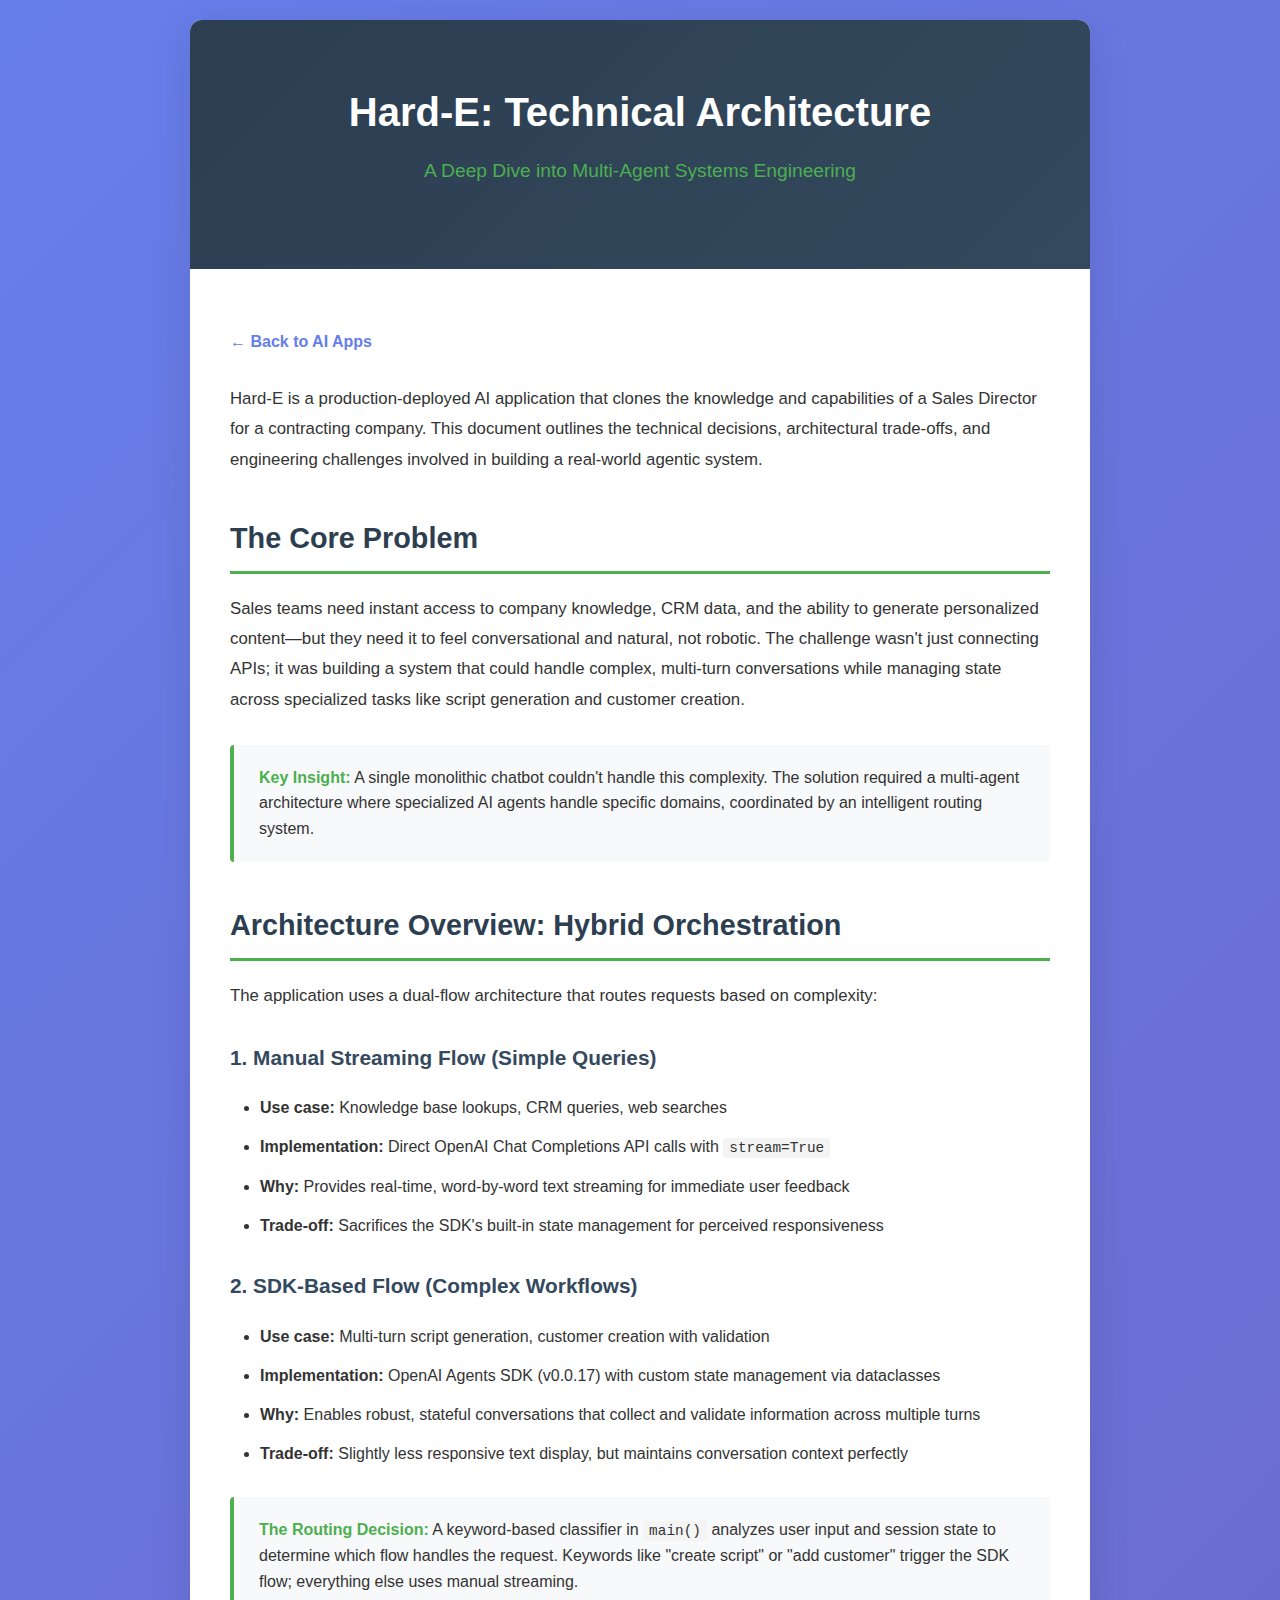
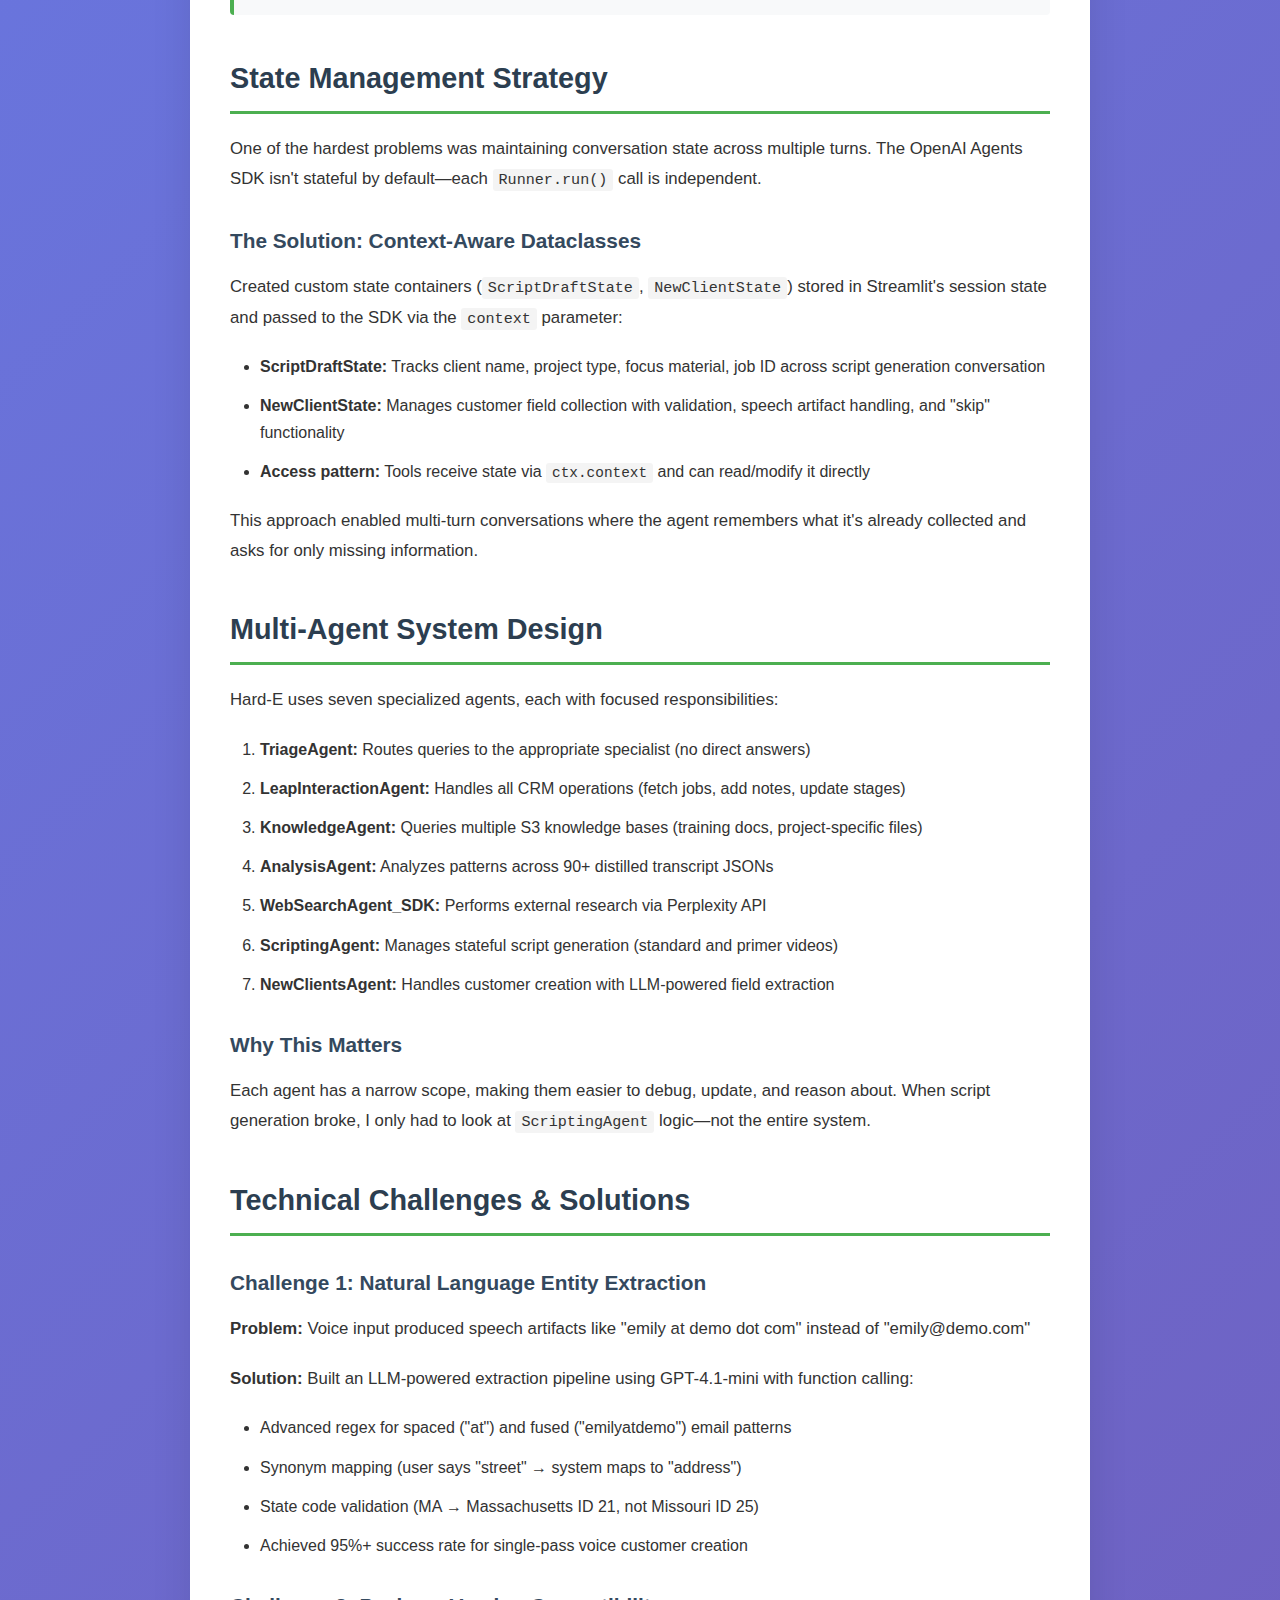
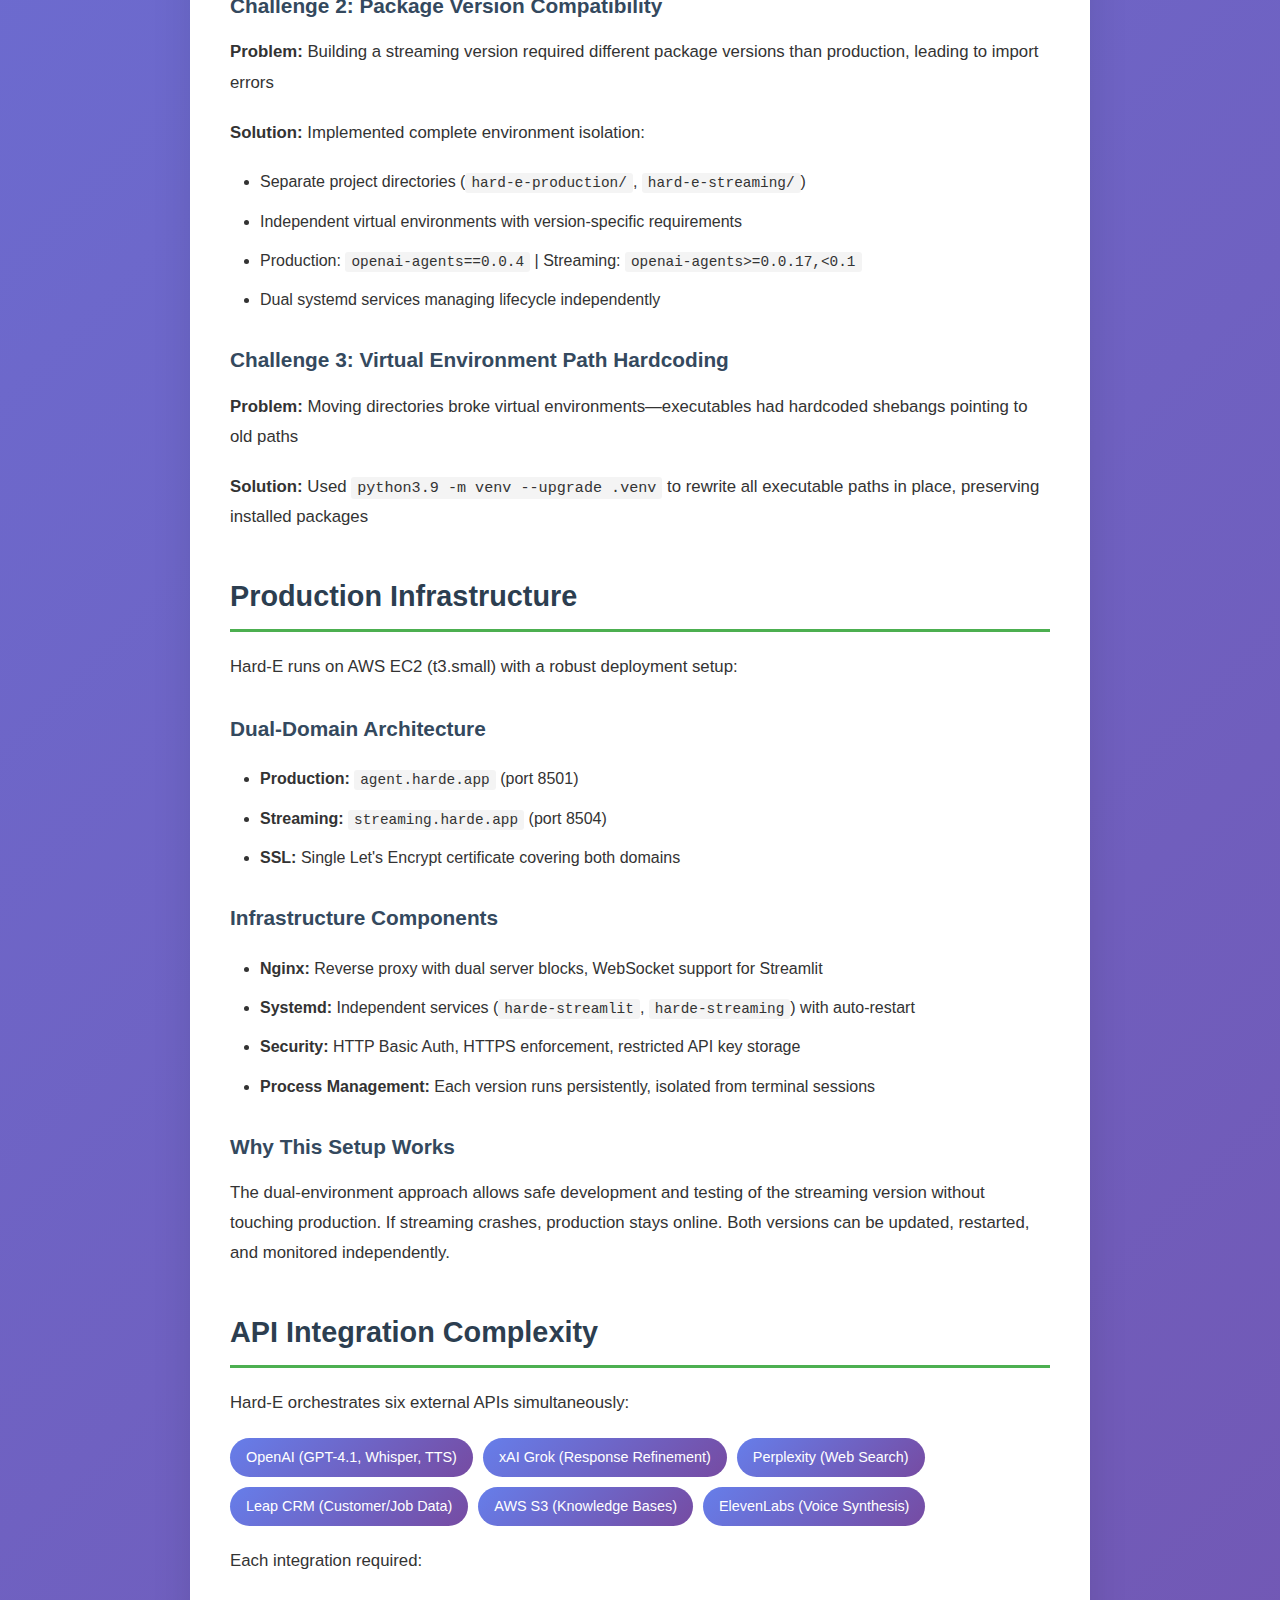
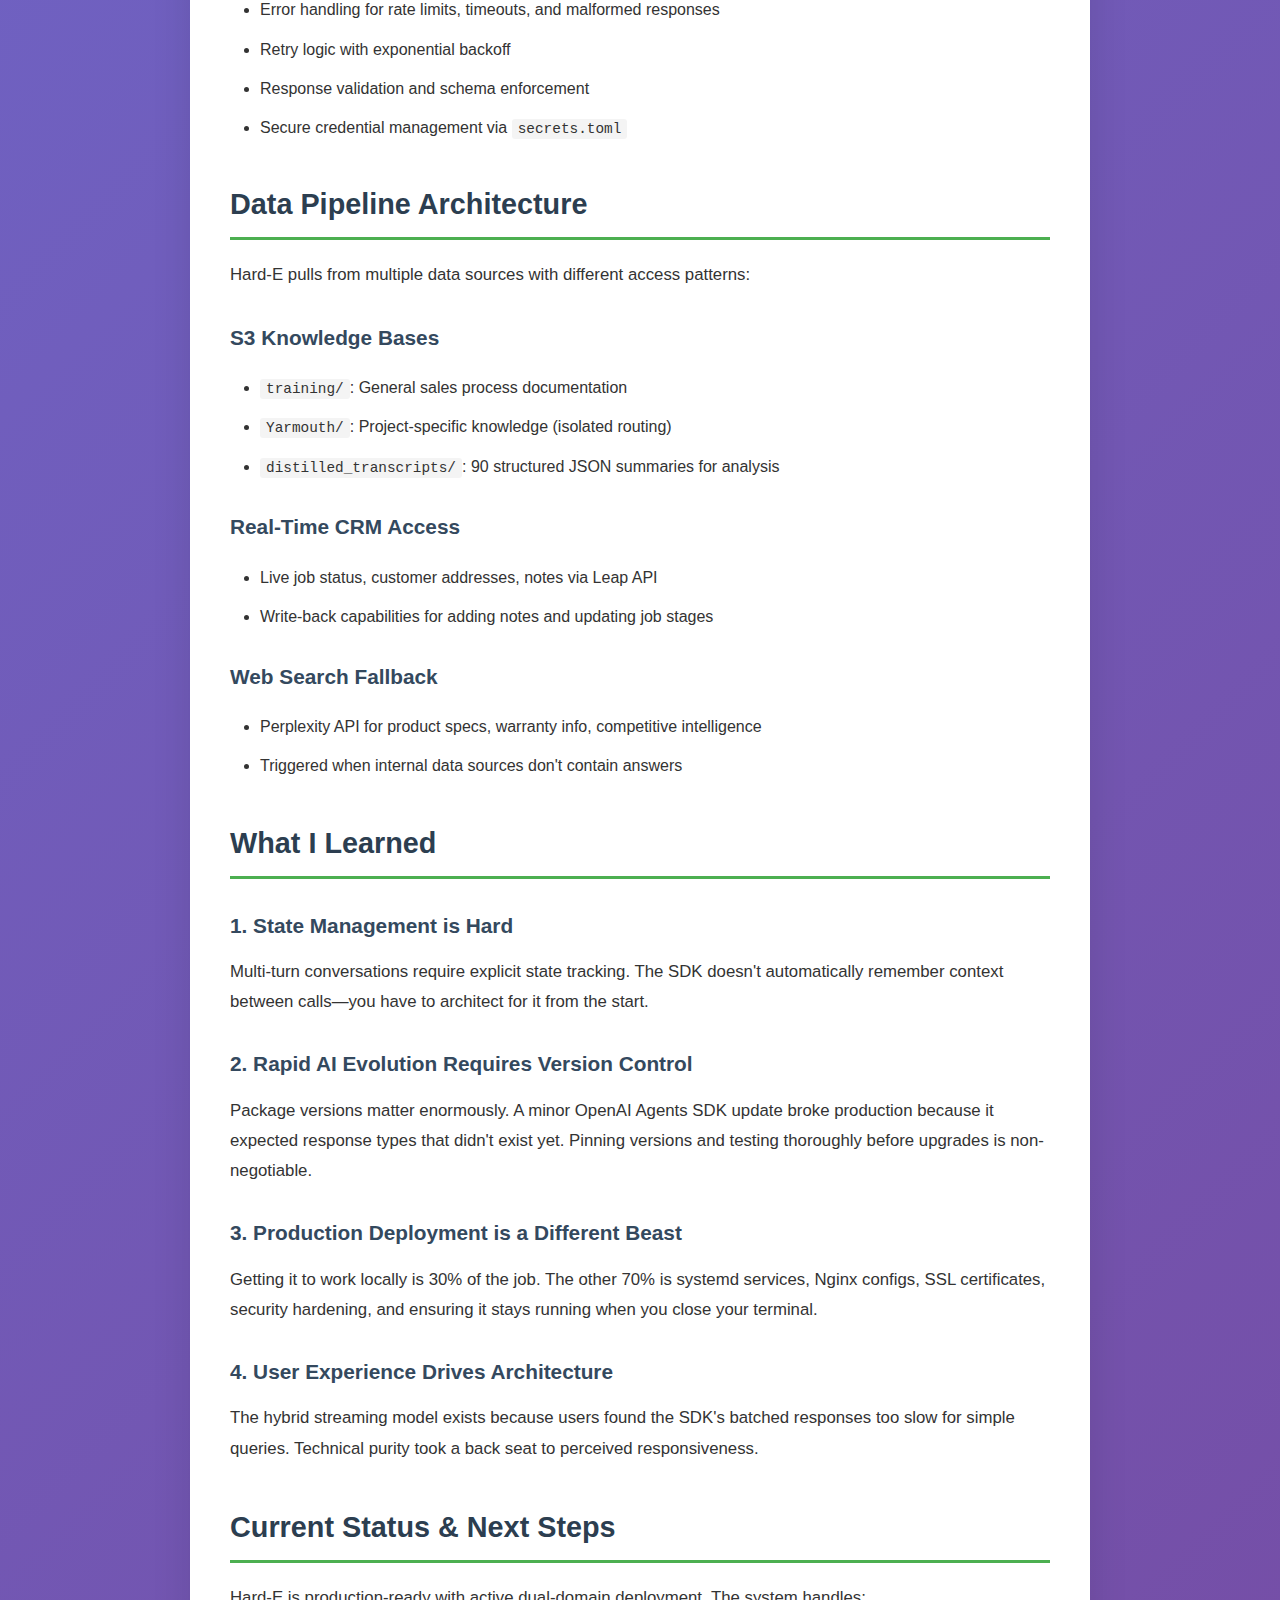
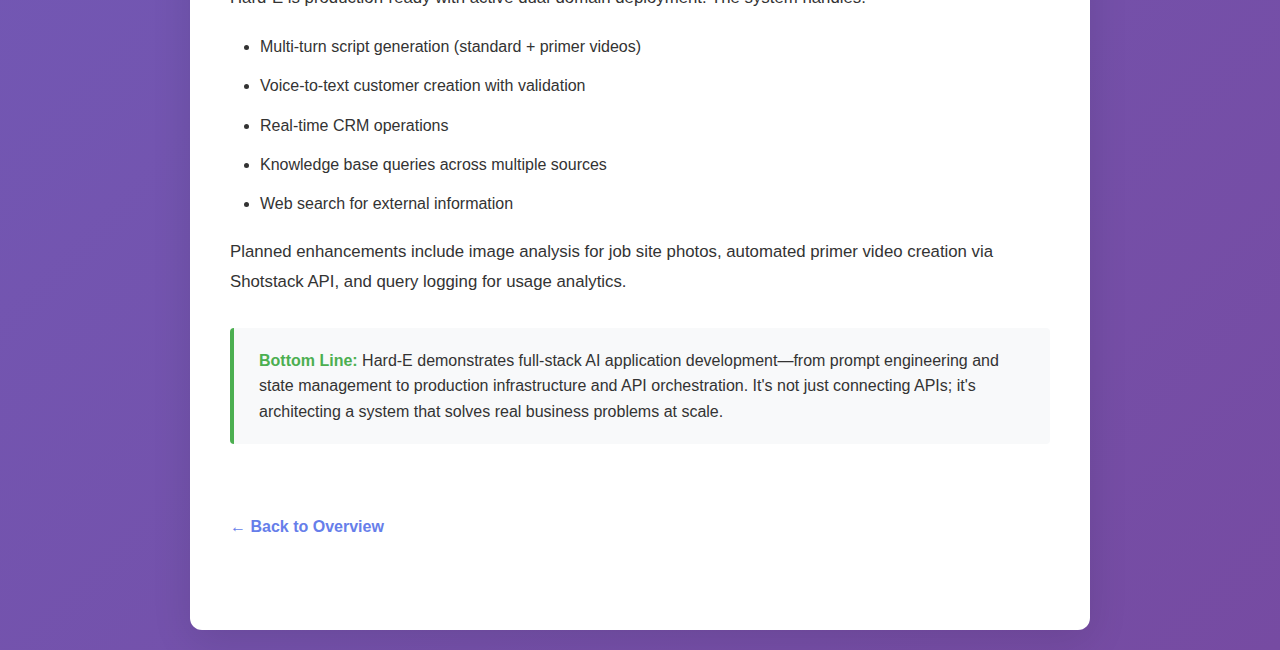
<file: hard-e-technical.html>
<!DOCTYPE html>
<html lang="en">
<head>
    <meta charset="UTF-8">
    <meta name="viewport" content="width=device-width, initial-scale=1.0">
    <title>Hard-E: Technical Architecture</title>
    <style>
        * {
            margin: 0;
            padding: 0;
            box-sizing: border-box;
        }

        body {
            font-family: -apple-system, BlinkMacSystemFont, 'Segoe UI', Roboto, 'Helvetica Neue', Arial, sans-serif;
            line-height: 1.6;
            color: #333;
            background: linear-gradient(135deg, #667eea 0%, #764ba2 100%);
            min-height: 100vh;
            padding: 20px;
        }

        .container {
            max-width: 900px;
            margin: 0 auto;
            background: white;
            border-radius: 12px;
            box-shadow: 0 10px 40px rgba(0,0,0,0.1);
            overflow: hidden;
        }

        header {
            background: linear-gradient(135deg, #2c3e50 0%, #34495e 100%);
            color: white;
            padding: 60px 40px;
            text-align: center;
        }

        header h1 {
            font-size: 2.5em;
            margin-bottom: 10px;
            font-weight: 700;
        }

        header .subtitle {
            font-size: 1.2em;
            color: #4CAF50;
            font-weight: 500;
        }

        .content {
            padding: 60px 40px;
        }

        .back-link {
            display: inline-block;
            color: #667eea;
            text-decoration: none;
            font-weight: 600;
            margin-bottom: 30px;
            transition: color 0.2s;
        }

        .back-link:hover {
            color: #764ba2;
        }

        h2 {
            font-size: 1.8em;
            color: #2c3e50;
            margin: 40px 0 20px 0;
            padding-bottom: 10px;
            border-bottom: 3px solid #4CAF50;
        }

        h3 {
            font-size: 1.3em;
            color: #34495e;
            margin: 30px 0 15px 0;
        }

        p {
            margin-bottom: 20px;
            font-size: 1.05em;
            line-height: 1.8;
        }

        ul, ol {
            margin: 20px 0 20px 30px;
        }

        li {
            margin-bottom: 12px;
            line-height: 1.7;
        }

        .highlight-box {
            background: #f8f9fa;
            border-left: 4px solid #4CAF50;
            padding: 20px 25px;
            margin: 30px 0;
            border-radius: 4px;
        }

        .highlight-box strong {
            color: #4CAF50;
        }

        code {
            background: #f4f4f4;
            padding: 2px 6px;
            border-radius: 3px;
            font-family: 'Courier New', monospace;
            font-size: 0.9em;
        }

        .tech-stack {
            display: flex;
            flex-wrap: wrap;
            gap: 10px;
            margin: 20px 0;
        }

        .tech-badge {
            background: linear-gradient(135deg, #667eea 0%, #764ba2 100%);
            color: white;
            padding: 8px 16px;
            border-radius: 20px;
            font-size: 0.9em;
            font-weight: 500;
        }

        @media (max-width: 768px) {
            header {
                padding: 40px 20px;
            }

            header h1 {
                font-size: 2em;
            }

            .content {
                padding: 40px 20px;
            }

            h2 {
                font-size: 1.5em;
            }
        }
    </style>
</head>
<body>
    <div class="container">
        <header>
            <h1>Hard-E: Technical Architecture</h1>
            <p class="subtitle">A Deep Dive into Multi-Agent Systems Engineering</p>
        </header>

        <div class="content">            
            <a href="ai-apps.html" class="back-link">← Back to AI Apps</a>

            <p>
                Hard-E is a production-deployed AI application that clones the knowledge and capabilities of a Sales Director for a contracting company. This document outlines the technical decisions, architectural trade-offs, and engineering challenges involved in building a real-world agentic system.
            </p>

            <h2>The Core Problem</h2>
            <p>
                Sales teams need instant access to company knowledge, CRM data, and the ability to generate personalized content—but they need it to feel conversational and natural, not robotic. The challenge wasn't just connecting APIs; it was building a system that could handle complex, multi-turn conversations while managing state across specialized tasks like script generation and customer creation.
            </p>

            <div class="highlight-box">
                <strong>Key Insight:</strong> A single monolithic chatbot couldn't handle this complexity. The solution required a multi-agent architecture where specialized AI agents handle specific domains, coordinated by an intelligent routing system.
            </div>

            <h2>Architecture Overview: Hybrid Orchestration</h2>
            <p>
                The application uses a dual-flow architecture that routes requests based on complexity:
            </p>

            <h3>1. Manual Streaming Flow (Simple Queries)</h3>
            <ul>
                <li><strong>Use case:</strong> Knowledge base lookups, CRM queries, web searches</li>
                <li><strong>Implementation:</strong> Direct OpenAI Chat Completions API calls with <code>stream=True</code></li>
                <li><strong>Why:</strong> Provides real-time, word-by-word text streaming for immediate user feedback</li>
                <li><strong>Trade-off:</strong> Sacrifices the SDK's built-in state management for perceived responsiveness</li>
            </ul>

            <h3>2. SDK-Based Flow (Complex Workflows)</h3>
            <ul>
                <li><strong>Use case:</strong> Multi-turn script generation, customer creation with validation</li>
                <li><strong>Implementation:</strong> OpenAI Agents SDK (v0.0.17) with custom state management via dataclasses</li>
                <li><strong>Why:</strong> Enables robust, stateful conversations that collect and validate information across multiple turns</li>
                <li><strong>Trade-off:</strong> Slightly less responsive text display, but maintains conversation context perfectly</li>
            </ul>

            <div class="highlight-box">
                <strong>The Routing Decision:</strong> A keyword-based classifier in <code>main()</code> analyzes user input and session state to determine which flow handles the request. Keywords like "create script" or "add customer" trigger the SDK flow; everything else uses manual streaming.
            </div>

            <h2>State Management Strategy</h2>
            <p>
                One of the hardest problems was maintaining conversation state across multiple turns. The OpenAI Agents SDK isn't stateful by default—each <code>Runner.run()</code> call is independent.
            </p>

            <h3>The Solution: Context-Aware Dataclasses</h3>
            <p>
                Created custom state containers (<code>ScriptDraftState</code>, <code>NewClientState</code>) stored in Streamlit's session state and passed to the SDK via the <code>context</code> parameter:
            </p>

            <ul>
                <li><strong>ScriptDraftState:</strong> Tracks client name, project type, focus material, job ID across script generation conversation</li>
                <li><strong>NewClientState:</strong> Manages customer field collection with validation, speech artifact handling, and "skip" functionality</li>
                <li><strong>Access pattern:</strong> Tools receive state via <code>ctx.context</code> and can read/modify it directly</li>
            </ul>

            <p>
                This approach enabled multi-turn conversations where the agent remembers what it's already collected and asks for only missing information.
            </p>

            <h2>Multi-Agent System Design</h2>
            <p>
                Hard-E uses seven specialized agents, each with focused responsibilities:
            </p>

            <ol>
                <li><strong>TriageAgent:</strong> Routes queries to the appropriate specialist (no direct answers)</li>
                <li><strong>LeapInteractionAgent:</strong> Handles all CRM operations (fetch jobs, add notes, update stages)</li>
                <li><strong>KnowledgeAgent:</strong> Queries multiple S3 knowledge bases (training docs, project-specific files)</li>
                <li><strong>AnalysisAgent:</strong> Analyzes patterns across 90+ distilled transcript JSONs</li>
                <li><strong>WebSearchAgent_SDK:</strong> Performs external research via Perplexity API</li>
                <li><strong>ScriptingAgent:</strong> Manages stateful script generation (standard and primer videos)</li>
                <li><strong>NewClientsAgent:</strong> Handles customer creation with LLM-powered field extraction</li>
            </ol>

            <h3>Why This Matters</h3>
            <p>
                Each agent has a narrow scope, making them easier to debug, update, and reason about. When script generation broke, I only had to look at <code>ScriptingAgent</code> logic—not the entire system.
            </p>

            <h2>Technical Challenges & Solutions</h2>

            <h3>Challenge 1: Natural Language Entity Extraction</h3>
            <p>
                <strong>Problem:</strong> Voice input produced speech artifacts like "emily at demo dot com" instead of "emily@demo.com"
            </p>
            <p>
                <strong>Solution:</strong> Built an LLM-powered extraction pipeline using GPT-4.1-mini with function calling:
            </p>
            <ul>
                <li>Advanced regex for spaced ("at") and fused ("emilyatdemo") email patterns</li>
                <li>Synonym mapping (user says "street" → system maps to "address")</li>
                <li>State code validation (MA → Massachusetts ID 21, not Missouri ID 25)</li>
                <li>Achieved 95%+ success rate for single-pass voice customer creation</li>
            </ul>

            <h3>Challenge 2: Package Version Compatibility</h3>
            <p>
                <strong>Problem:</strong> Building a streaming version required different package versions than production, leading to import errors
            </p>
            <p>
                <strong>Solution:</strong> Implemented complete environment isolation:
            </p>
            <ul>
                <li>Separate project directories (<code>hard-e-production/</code>, <code>hard-e-streaming/</code>)</li>
                <li>Independent virtual environments with version-specific requirements</li>
                <li>Production: <code>openai-agents==0.0.4</code> | Streaming: <code>openai-agents>=0.0.17,<0.1</code></li>
                <li>Dual systemd services managing lifecycle independently</li>
            </ul>

            <h3>Challenge 3: Virtual Environment Path Hardcoding</h3>
            <p>
                <strong>Problem:</strong> Moving directories broke virtual environments—executables had hardcoded shebangs pointing to old paths
            </p>
            <p>
                <strong>Solution:</strong> Used <code>python3.9 -m venv --upgrade .venv</code> to rewrite all executable paths in place, preserving installed packages
            </p>

            <h2>Production Infrastructure</h2>
            <p>
                Hard-E runs on AWS EC2 (t3.small) with a robust deployment setup:
            </p>

            <h3>Dual-Domain Architecture</h3>
            <ul>
                <li><strong>Production:</strong> <code>agent.harde.app</code> (port 8501)</li>
                <li><strong>Streaming:</strong> <code>streaming.harde.app</code> (port 8504)</li>
                <li><strong>SSL:</strong> Single Let's Encrypt certificate covering both domains</li>
            </ul>

            <h3>Infrastructure Components</h3>
            <ul>
                <li><strong>Nginx:</strong> Reverse proxy with dual server blocks, WebSocket support for Streamlit</li>
                <li><strong>Systemd:</strong> Independent services (<code>harde-streamlit</code>, <code>harde-streaming</code>) with auto-restart</li>
                <li><strong>Security:</strong> HTTP Basic Auth, HTTPS enforcement, restricted API key storage</li>
                <li><strong>Process Management:</strong> Each version runs persistently, isolated from terminal sessions</li>
            </ul>

            <h3>Why This Setup Works</h3>
            <p>
                The dual-environment approach allows safe development and testing of the streaming version without touching production. If streaming crashes, production stays online. Both versions can be updated, restarted, and monitored independently.
            </p>

            <h2>API Integration Complexity</h2>
            <p>
                Hard-E orchestrates six external APIs simultaneously:
            </p>

            <div class="tech-stack">
                <span class="tech-badge">OpenAI (GPT-4.1, Whisper, TTS)</span>
                <span class="tech-badge">xAI Grok (Response Refinement)</span>
                <span class="tech-badge">Perplexity (Web Search)</span>
                <span class="tech-badge">Leap CRM (Customer/Job Data)</span>
                <span class="tech-badge">AWS S3 (Knowledge Bases)</span>
                <span class="tech-badge">ElevenLabs (Voice Synthesis)</span>
            </div>

            <p>
                Each integration required:
            </p>
            <ul>
                <li>Error handling for rate limits, timeouts, and malformed responses</li>
                <li>Retry logic with exponential backoff</li>
                <li>Response validation and schema enforcement</li>
                <li>Secure credential management via <code>secrets.toml</code></li>
            </ul>

            <h2>Data Pipeline Architecture</h2>
            <p>
                Hard-E pulls from multiple data sources with different access patterns:
            </p>

            <h3>S3 Knowledge Bases</h3>
            <ul>
                <li><code>training/</code>: General sales process documentation</li>
                <li><code>Yarmouth/</code>: Project-specific knowledge (isolated routing)</li>
                <li><code>distilled_transcripts/</code>: 90 structured JSON summaries for analysis</li>
            </ul>

            <h3>Real-Time CRM Access</h3>
            <ul>
                <li>Live job status, customer addresses, notes via Leap API</li>
                <li>Write-back capabilities for adding notes and updating job stages</li>
            </ul>

            <h3>Web Search Fallback</h3>
            <ul>
                <li>Perplexity API for product specs, warranty info, competitive intelligence</li>
                <li>Triggered when internal data sources don't contain answers</li>
            </ul>

            <h2>What I Learned</h2>

            <h3>1. State Management is Hard</h3>
            <p>
                Multi-turn conversations require explicit state tracking. The SDK doesn't automatically remember context between calls—you have to architect for it from the start.
            </p>

            <h3>2. Rapid AI Evolution Requires Version Control</h3>
            <p>
                Package versions matter enormously. A minor OpenAI Agents SDK update broke production because it expected response types that didn't exist yet. Pinning versions and testing thoroughly before upgrades is non-negotiable.
            </p>

            <h3>3. Production Deployment is a Different Beast</h3>
            <p>
                Getting it to work locally is 30% of the job. The other 70% is systemd services, Nginx configs, SSL certificates, security hardening, and ensuring it stays running when you close your terminal.
            </p>

            <h3>4. User Experience Drives Architecture</h3>
            <p>
                The hybrid streaming model exists because users found the SDK's batched responses too slow for simple queries. Technical purity took a back seat to perceived responsiveness.
            </p>

            <h2>Current Status & Next Steps</h2>
            <p>
                Hard-E is production-ready with active dual-domain deployment. The system handles:
            </p>
            <ul>
                <li>Multi-turn script generation (standard + primer videos)</li>
                <li>Voice-to-text customer creation with validation</li>
                <li>Real-time CRM operations</li>
                <li>Knowledge base queries across multiple sources</li>
                <li>Web search for external information</li>
            </ul>

            <p>
                Planned enhancements include image analysis for job site photos, automated primer video creation via Shotstack API, and query logging for usage analytics.
            </p>

            <div class="highlight-box">
                <strong>Bottom Line:</strong> Hard-E demonstrates full-stack AI application development—from prompt engineering and state management to production infrastructure and API orchestration. It's not just connecting APIs; it's architecting a system that solves real business problems at scale.
            </div>

            <a href="index.html" class="back-link" style="margin-top: 40px; display: inline-block;">← Back to Overview</a>
        </div>
    </div>
</body>
</html>
</file>
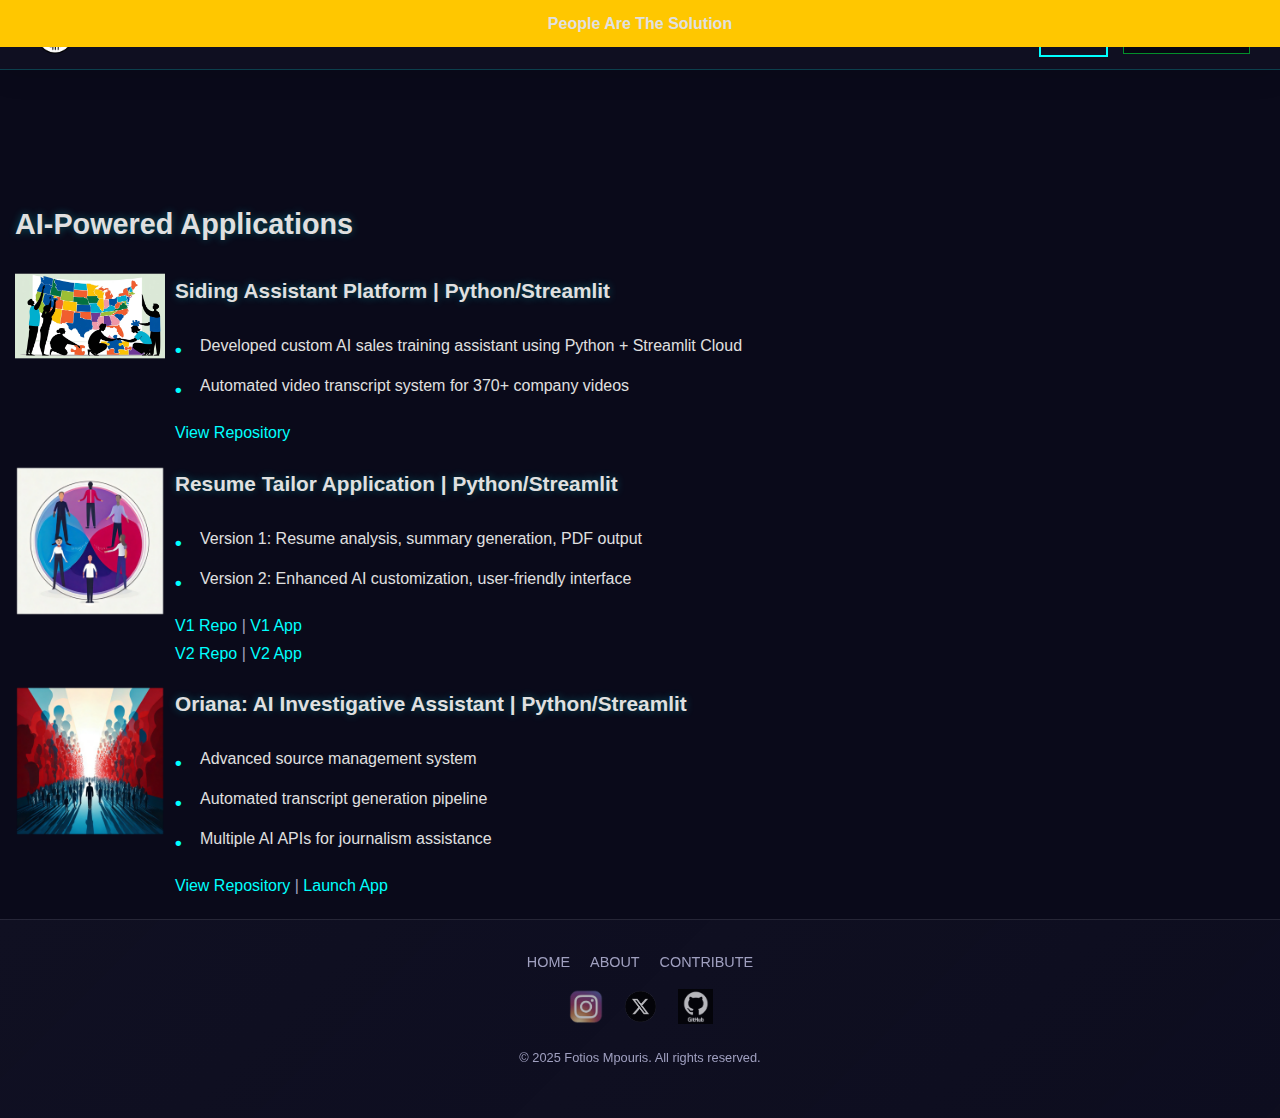
<file: tech-projects.html>
<!DOCTYPE html>
<html lang="en">
<head>
  <meta charset="UTF-8" />
  <meta name="viewport" content="width=device-width, initial-scale=1.0"/>
  <title>Tech Projects - Fotios Mpouris</title>
  <link rel="stylesheet" href="style.css" />
</head>
<body>

  <div class="top-banner">
    People Are The Solution
  </div>

  <header>
    <div class="logo-group">
      <img src="images/fotioslogo.png" alt="Fotios Logo" class="logo" />
      <span class="logo-text">Fotios Mpouris</span>
    </div>
    <div class="nav-links">
      <a href="index.html">Home</a>
      <a href="about.html">About</a>
      <a href="tech-projects.html" class="active">Tech Projects</a>
      <a href="websites.html">Websites</a>
      <a href="multimedia.html">Multimedia</a>
      <a href="unity-projects.html">Unity Projects</a>
      <a href="pythos.html">Pythos</a>
    </div>
    <div class="header-buttons">
      <a href="https://www.amazon.com" id="shop-btn">Shop</a>
      <a href="pythos.html#contributeSection" id="contribute-btn">Contribute</a>
    </div>
    <div class="hamburger">
      <div></div>
      <div></div>
      <div></div>
    </div>
  </header>

  <main style="margin-top:110px;">
    <section class="translucent-blue">
      <h2>AI-Powered Applications</h2>
      <div class="project-item">
        <img src="images/getinvolved.png" alt="Siding Assistant Logo" class="project-logo" />
        <div class="project-details">
          <h3>Siding Assistant Platform | Python/Streamlit</h3>
          <ul>
            <li>Developed custom AI sales training assistant using Python + Streamlit Cloud</li>
            <li>Automated video transcript system for 370+ company videos</li>
          </ul>
          <p><a href="https://github.com/FotiosMpouris/Hardie-Siding-Agent-Testing-Working_Copy"
                target="_blank">View Repository</a></p>
        </div>
      </div>
    </section>

    <section class="translucent-red">
      <div class="project-item">
        <img src="images/reform.png" alt="Resume Tailor Logo" class="project-logo" />
        <div class="project-details">
          <h3>Resume Tailor Application | Python/Streamlit</h3>
          <ul>
            <li>Version 1: Resume analysis, summary generation, PDF output</li>
            <li>Version 2: Enhanced AI customization, user-friendly interface</li>
          </ul>
          <p>
            <a href="https://github.com/FotiosMpouris/ReggieResume2" target="_blank">V1 Repo</a> |
            <a href="https://reggieresume2-6dr9c9mscx7jcajhrbz7yd.streamlit.app/" target="_blank">V1 App</a> <br/>
            <a href="https://github.com/FotiosMpouris/Ai-Resume-Tailor2" target="_blank">V2 Repo</a> |
            <a href="https://ai-resume-tailor2.streamlit.app/" target="_blank">V2 App</a>
          </p>
        </div>
      </div>
    </section>

    <section class="translucent-blue">
      <div class="project-item">
        <img src="images/honor.png" alt="Oriana Logo" class="project-logo" />
        <div class="project-details">
          <h3>Oriana: AI Investigative Assistant | Python/Streamlit</h3>
          <ul>
            <li>Advanced source management system</li>
            <li>Automated transcript generation pipeline</li>
            <li>Multiple AI APIs for journalism assistance</li>
          </ul>
          <p>
            <a href="https://github.com/FotiosMpouris/Oriana/tree/main" target="_blank">View Repository</a> |
            <a href="https://oriana.streamlit.app/" target="_blank">Launch App</a>
          </p>
        </div>
      </div>
    </section>
  </main>

  <footer>
    <div class="footer-links">
      <a href="index.html">Home</a>
      <a href="about.html">About</a>
      <a href="pythos.html#contributeSection">Contribute</a>
    </div>
    <div class="footer-logos">
      <a href="https://www.instagram.com/fotifoti.art/" target="_blank">
        <img src="images/instagramlogo.png" alt="Instagram Logo" />
      </a>
      <a href="https://x.com/FotiosM" target="_blank">
        <img src="images/xlogo.png" alt="X Logo" />
      </a>
      <a href="https://github.com/FotiosMpouris" target="_blank">
        <img src="images/githublogo.png" alt="GitHub Logo" />
      </a>
    </div>
    <p>© 2025 Fotios Mpouris. All rights reserved.</p>
  </footer>

  <script src="script.js"></script>
</body>
</html>
</file>
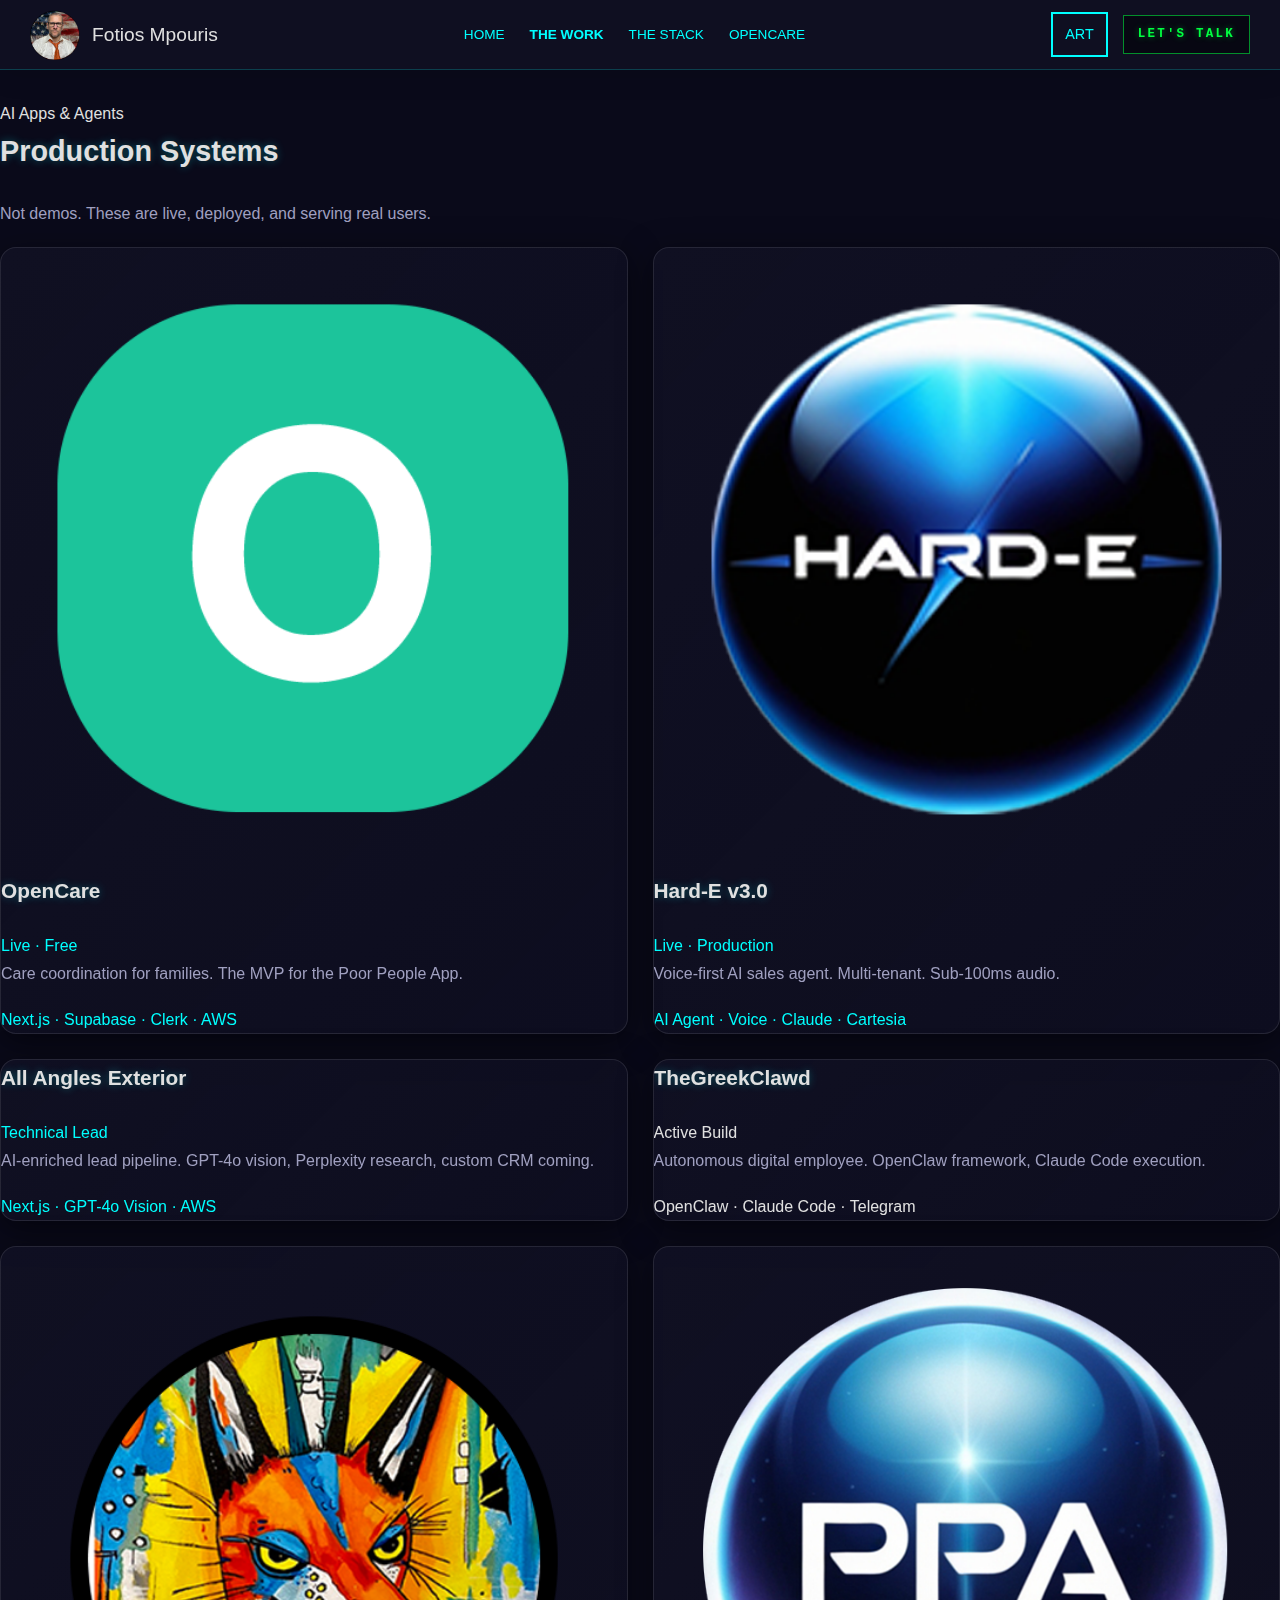
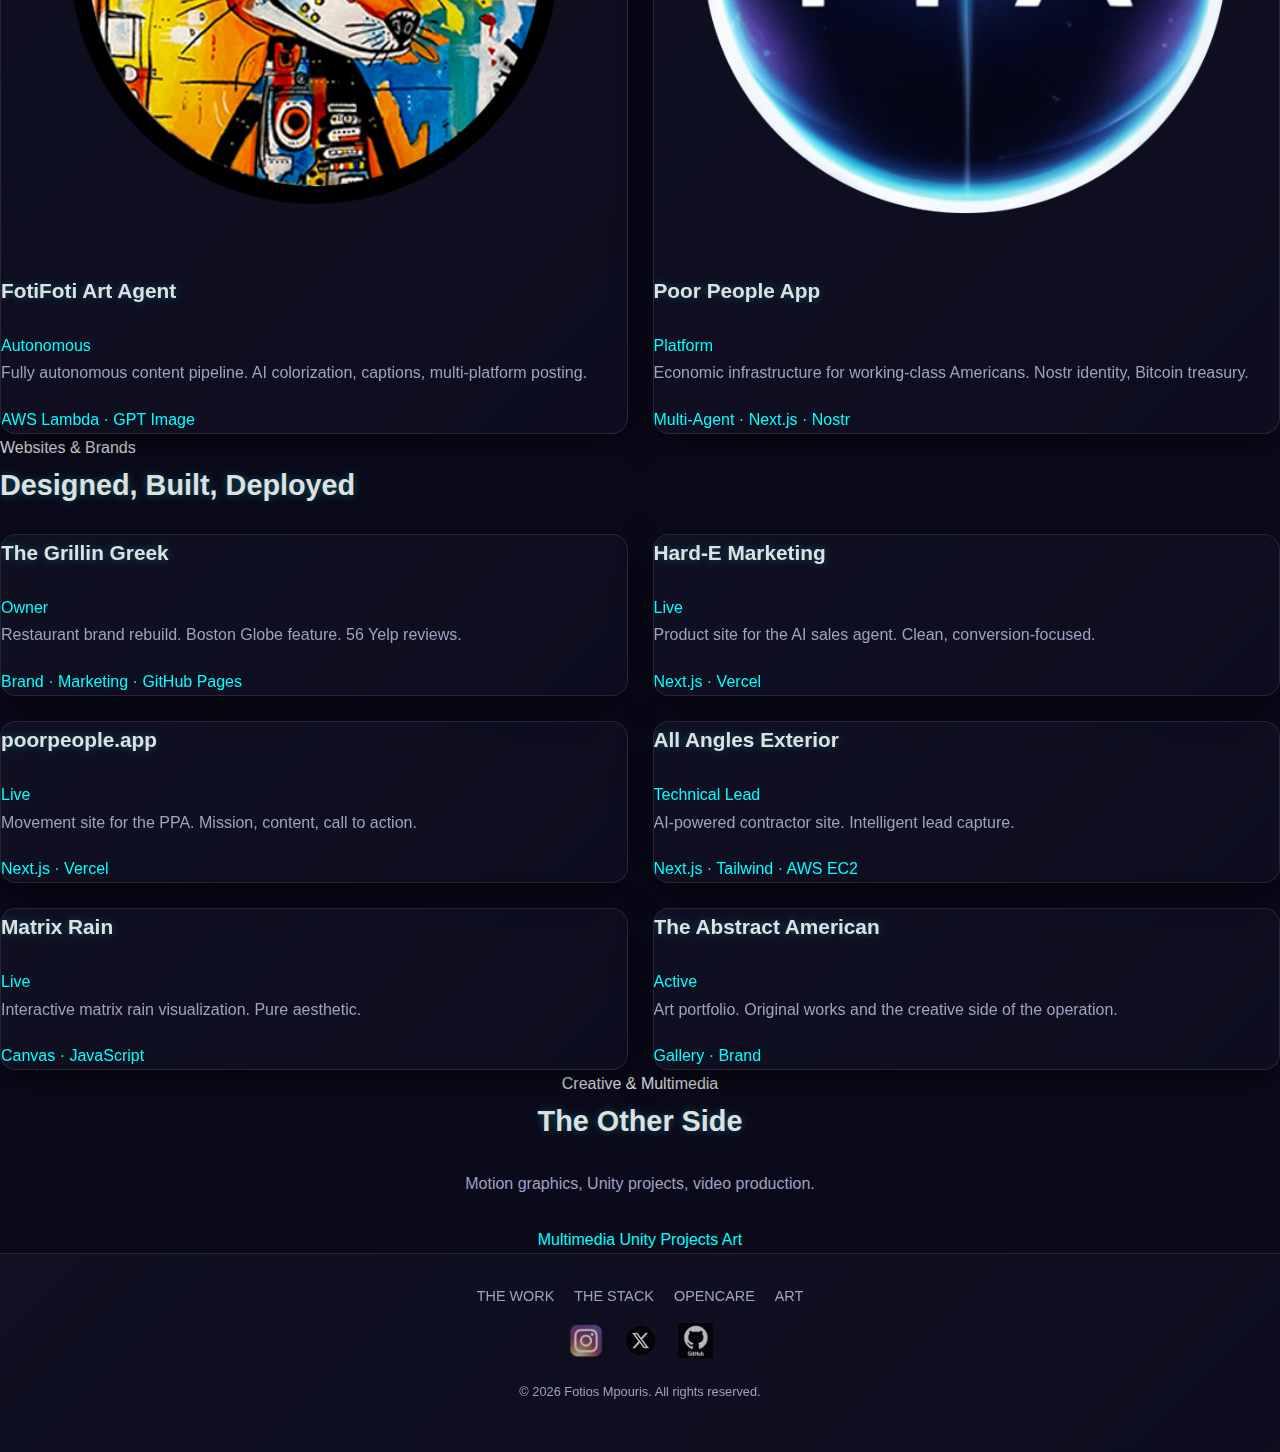
<file: the-work.html>
<!DOCTYPE html>
<html lang="en">
<head>
  <meta charset="UTF-8" />
  <meta name="viewport" content="width=device-width, initial-scale=1.0"/>
  <title>The Work — Fotios Mpouris</title>
  <meta name="description" content="AI agents, production web apps, brand builds — the full portfolio." />
  <link rel="preconnect" href="https://fonts.googleapis.com">
  <link rel="preconnect" href="https://fonts.gstatic.com" crossorigin>
  <link href="https://fonts.googleapis.com/css2?family=Inter:wght@300;400;500;600;700&family=JetBrains+Mono:wght@400;500&display=swap" rel="stylesheet">
  <link rel="stylesheet" href="style.css" />
</head>
<body>
  <header>
    <div class="logo-group">
      <img src="images/fotioslogo1.png" alt="Fotios Logo" class="logo" />
      <span class="logo-text">Fotios Mpouris</span>
    </div>
    <nav class="nav-links">
      <a href="index.html">Home</a>
      <a href="the-work.html" class="active">The Work</a>
      <a href="the-stack.html">The Stack</a>
      <a href="opencare.html">OpenCare</a>
    </nav>
    <div class="header-buttons">
      <a href="https://theabstractamerican.com" id="shop-btn">Art</a>
      <a href="index.html#lets-talk" id="contribute-btn">Let's Talk</a>
    </div>
    <div class="hamburger" onclick="document.querySelector('.nav-links').classList.toggle('open')"><div></div><div></div><div></div></div>
  </header>

  <!-- AI APPS -->
  <div class="section" style="border-bottom:1px solid var(--border); padding-top:100px;">
    <div class="section-inner">
      <span class="section-label">AI Apps &amp; Agents</span>
      <h2>Production Systems</h2>
      <p class="desc">Not demos. These are live, deployed, and serving real users.</p>
      <div class="project-grid">
        <a href="opencare.html" class="project-card">
          <img src="images/opencarelogo.png" alt="OpenCare" class="card-logo" />
          <h3>OpenCare</h3>
          <div class="card-status">Live &middot; Free</div>
          <p>Care coordination for families. The MVP for the Poor People App.</p>
          <div class="card-tech">Next.js &middot; Supabase &middot; Clerk &middot; AWS</div>
        </a>
        <a href="https://harde.app" target="_blank" class="project-card">
          <img src="images/hard-e-logo.png" alt="Hard-E" class="card-logo" />
          <h3>Hard-E v3.0</h3>
          <div class="card-status">Live &middot; Production</div>
          <p>Voice-first AI sales agent. Multi-tenant. Sub-100ms audio.</p>
          <div class="card-tech">AI Agent &middot; Voice &middot; Claude &middot; Cartesia</div>
        </a>
        <a href="https://aaexterior.com" target="_blank" class="project-card">
          <h3>All Angles Exterior</h3>
          <div class="card-status">Technical Lead</div>
          <p>AI-enriched lead pipeline. GPT-4o vision, Perplexity research, custom CRM coming.</p>
          <div class="card-tech">Next.js &middot; GPT-4o Vision &middot; AWS</div>
        </a>
        <div class="project-card">
          <h3>TheGreekClawd</h3>
          <div class="card-status">Active Build</div>
          <p>Autonomous digital employee. OpenClaw framework, Claude Code execution.</p>
          <div class="card-tech">OpenClaw &middot; Claude Code &middot; Telegram</div>
        </div>
        <a href="https://www.instagram.com/fotifoti.art/" target="_blank" class="project-card">
          <img src="images/fotifotilogo1.png" alt="FotiFoti" class="card-logo" />
          <h3>FotiFoti Art Agent</h3>
          <div class="card-status">Autonomous</div>
          <p>Fully autonomous content pipeline. AI colorization, captions, multi-platform posting.</p>
          <div class="card-tech">AWS Lambda &middot; GPT Image</div>
        </a>
        <a href="opencare.html" class="project-card">
          <img src="images/ppalogo.png" alt="PPA" class="card-logo" />
          <h3>Poor People App</h3>
          <div class="card-status">Platform</div>
          <p>Economic infrastructure for working-class Americans. Nostr identity, Bitcoin treasury.</p>
          <div class="card-tech">Multi-Agent &middot; Next.js &middot; Nostr</div>
        </a>
      </div>
    </div>
  </div>

  <!-- WEBSITES -->
  <div class="section" style="border-bottom:1px solid var(--border);">
    <div class="section-inner">
      <span class="section-label">Websites &amp; Brands</span>
      <h2>Designed, Built, Deployed</h2>
      <div class="project-grid">
        <a href="https://thegrillingreek.com" target="_blank" class="project-card">
          <h3>The Grillin Greek</h3>
          <div class="card-status">Owner</div>
          <p>Restaurant brand rebuild. Boston Globe feature. 56 Yelp reviews.</p>
          <div class="card-tech">Brand &middot; Marketing &middot; GitHub Pages</div>
        </a>
        <a href="https://harde.app" target="_blank" class="project-card">
          <h3>Hard-E Marketing</h3>
          <div class="card-status">Live</div>
          <p>Product site for the AI sales agent. Clean, conversion-focused.</p>
          <div class="card-tech">Next.js &middot; Vercel</div>
        </a>
        <a href="https://poorpeople.app" target="_blank" class="project-card">
          <h3>poorpeople.app</h3>
          <div class="card-status">Live</div>
          <p>Movement site for the PPA. Mission, content, call to action.</p>
          <div class="card-tech">Next.js &middot; Vercel</div>
        </a>
        <a href="https://aaexterior.com" target="_blank" class="project-card">
          <h3>All Angles Exterior</h3>
          <div class="card-status">Technical Lead</div>
          <p>AI-powered contractor site. Intelligent lead capture.</p>
          <div class="card-tech">Next.js &middot; Tailwind &middot; AWS EC2</div>
        </a>
        <a href="https://matrix.fotiosmpouris.com" target="_blank" class="project-card">
          <h3>Matrix Rain</h3>
          <div class="card-status">Live</div>
          <p>Interactive matrix rain visualization. Pure aesthetic.</p>
          <div class="card-tech">Canvas &middot; JavaScript</div>
        </a>
        <a href="https://theabstractamerican.com" target="_blank" class="project-card">
          <h3>The Abstract American</h3>
          <div class="card-status">Active</div>
          <p>Art portfolio. Original works and the creative side of the operation.</p>
          <div class="card-tech">Gallery &middot; Brand</div>
        </a>
      </div>
    </div>
  </div>

  <!-- CREATIVE -->
  <div class="section" style="border-bottom:1px solid var(--border);">
    <div class="section-inner" style="text-align:center;">
      <span class="section-label">Creative &amp; Multimedia</span>
      <h2>The Other Side</h2>
      <p class="desc" style="margin:0 auto 28px;">Motion graphics, Unity projects, video production.</p>
      <div class="btn-row" style="justify-content:center;">
        <a href="multimedia.html" class="btn btn-outline">Multimedia</a>
        <a href="unity-projects.html" class="btn btn-outline">Unity Projects</a>
        <a href="https://theabstractamerican.com" target="_blank" class="btn btn-outline">Art</a>
      </div>
    </div>
  </div>

  <footer>
    <div class="footer-links">
      <a href="the-work.html">The Work</a>
      <a href="the-stack.html">The Stack</a>
      <a href="opencare.html">OpenCare</a>
      <a href="https://theabstractamerican.com" target="_blank">Art</a>
    </div>
    <div class="footer-logos">
      <a href="https://www.instagram.com/fotifoti.art/" target="_blank"><img src="images/instagramlogo.png" alt="Instagram" /></a>
      <a href="https://x.com/FotiosM" target="_blank"><img src="images/xlogo.png" alt="X" /></a>
      <a href="https://github.com/FotiosMpouris" target="_blank"><img src="images/githublogo.png" alt="GitHub" /></a>
    </div>
    <p>&copy; 2026 Fotios Mpouris. All rights reserved.</p>
  </footer>

  <script src="script.js"></script>
</body>
</html>
</file>
<file: style.css>
/* ==========================================================================
   style.css - Fotios Mpouris Portfolio (1970s "Groovy" Edition)
   Updated for fotiosmpouris.com on March 14, 2025
   ========================================================================== */

:root {
  /* --- Digital Canvas Palette --- */
  /* Dark Mode (Default) */
  --dark-bg: #0a0a1a; /* Deep, dark navy blue */
  --dark-surface: rgba(20, 20, 40, 0.5); /* Semi-transparent surface for glass effect */
  --dark-text-primary: #e0e0e0; /* Soft white for readability */
  --dark-text-secondary: #a0a0c0; /* Muted lavender for subtitles */
  --dark-accent-primary: #00ffff; /* Electric Cyan for tech feel */
  --dark-accent-secondary: #ffc700; /* Warm Gold for key CTAs */
  --dark-border: rgba(0, 255, 255, 0.2); /* Faint cyan border for glass effect */

  /* Light Mode */
  --light-bg: #f5f5fa; /* Clean, slightly cool white */
  --light-surface: rgba(255, 255, 255, 0.5); /* Semi-transparent white for glass effect */
  --light-text-primary: #1a1a2e; /* Dark navy for strong contrast */
  --light-text-secondary: #4a4a6a; /* Muted navy for subtitles */
  --light-accent-primary: #007bff; /* Vibrant Blue as a light mode alternative to cyan */
  --light-accent-secondary: #d4a000; /* Richer gold for light mode */
  --light-border: rgba(26, 26, 46, 0.2); /* Faint dark border for glass effect */
  
  --font-heading: 'Orbitron', sans-serif;
  --font-body: 'Roboto', sans-serif;
  --transition-speed: 0.3s;

  /* --- Legacy variable aliases (mapped to modern palette above) --- */
  --seventies-d-bg: var(--dark-bg);
  --seventies-d-text: var(--dark-text-primary);
  --seventies-d-accent1: var(--dark-accent-primary);
  --seventies-d-accent2: var(--dark-accent-secondary);
  --seventies-d-highlight: var(--dark-accent-primary);
  --seventies-d-header: var(--dark-border);
  --seventies-d-section: var(--dark-surface);
  --seventies-l-bg: var(--light-bg);
  --seventies-l-text: var(--light-text-primary);
  --seventies-l-section: var(--light-bg);
  --seventies-l-accent1: var(--light-accent-primary);
  --seventies-l-accent2: var(--light-accent-secondary);
  --seventies-l-border: var(--light-border);
}

/* 1. Reset & Base Styles */
* {
  margin: 0;
  padding: 0;
  box-sizing: border-box;
}

html, body {
  font-family: var(--font-body);
  font-weight: 300;
  line-height: 1.7;
  background: var(--dark-bg);
  color: var(--dark-text-primary);
  overflow-x: hidden;
  scroll-behavior: smooth;
  transition: background 0.3s, color 0.3s;
}

/* Utility class for standard pages with no full-screen hero */
.page-with-standard-header {
  padding-top: 70px;
}

body.light-mode {
  background: var(--light-bg);
  color: var(--light-text-primary);
}

a { color: var(--seventies-d-highlight); text-decoration: none; transition: color var(--transition-speed); }
a:hover { color: var(--seventies-d-accent1); }
body.light-mode a { color: var(--seventies-l-accent2); }
body.light-mode a:hover { color: var(--seventies-l-accent1); }

h1, h2, h3 { 
  font-family: var(--font-heading);
  font-weight: 700; 
  margin-bottom: 1.5rem; 
  color: var(--dark-text-primary);
  text-shadow: 0 0 8px rgba(0, 255, 255, 0.3); /* Subtle cyan glow */
}
body.light-mode h1, body.light-mode h2, body.light-mode h3 { 
  color: var(--light-text-primary); 
  text-shadow: none;
}
h1 { font-size: 2.8rem; } /* Upscale for more impact */
h2 { font-size: 2rem; }
h3 { font-size: 1.5rem; }
p { margin-bottom: 1.2rem; color: var(--dark-text-secondary); }
body.light-mode p { color: var(--light-text-secondary); }
ul { list-style: disc; margin-left: 1.5rem; margin-bottom: 1rem; }


/* --- UNIFIED LIST STYLES --- */
ul {
  list-style: none; /* Remove the default browser bullet points */
  padding-left: 0; /* Remove the default browser indentation */
  text-align: left; /* Ensure list text aligns left within the container */
  max-width: 600px; /* Constrain width for readability */
  margin: 0 auto 1.5rem auto; /* Center the list block */
}

li {
  position: relative; /* This is the anchor for our custom bullet */
  padding-left: 25px; /* Creates space for our custom bullet */
  margin-bottom: 0.8rem; /* Space between list items */
}

/* Create our custom, modern bullet point */
li::before {
  content: '•'; /* The bullet character */
  position: absolute;
  left: 0;
  top: 2px; /* Fine-tune vertical alignment */
  
  /* Style the bullet to match our theme */
  color: var(--dark-accent-primary);
  font-size: 1.2rem;
  font-weight: bold;
}

/* Override for lists inside project cards to be left-aligned */
.project-card ul {
  margin-left: 0;
  margin-right: 0;
  max-width: 100%; /* Allow the list to fill its container */
}
/* --- UTILITY for high-contrast paragraph text --- */
.high-contrast-text p {
  color: #ffffff; /* Force paragraph text to be white */
  text-shadow: 0 1px 4px rgba(0, 0, 0, 0.5); /* Add subtle shadow for depth */
}

/* 3. Layout Components */
.top-banner {
  position: fixed;
  top: 0;
  left: 0;
  right: 0;
  background: var(--seventies-d-accent2);
  color: var(--seventies-d-text);
  text-align: center;
  padding: 10px;
  font-weight: bold;
  z-index: 1000;
}
body.light-mode .top-banner { 
  background: var(--seventies-l-accent1);
  color: var(--seventies-l-section);
}

header {
  position: fixed;
  top: 0;
  left: 0;
  right: 0;
  background: var(--dark-surface);
  border-bottom: 1px solid var(--dark-border); /* Thinner, more subtle border */
  display: flex;
  align-items: center;
  justify-content: space-between;
  padding: 12px 20px;
  z-index: 999;
  box-shadow: 0 4px 30px rgba(0, 0, 0, 0.1);
  height: 70px;
  
  /* Add the glass effect to the header */
  backdrop-filter: blur(10px);
  -webkit-backdrop-filter: blur(10px);
}

body.light-mode header { 
  background: var(--light-surface);
  border-bottom: 1px solid var(--light-border); 
}

.logo-group {
  display: flex;
  align-items: center;
  gap: 12px;
  flex-shrink: 0;
}

.logo { max-height: 50px; }

.logo-text {
  font-size: 1.2rem;
  line-height: 1.2;
  font-weight: 500;
  color: var(--seventies-d-text);
}
body.light-mode .logo-text { color: var(--seventies-l-text); }

.nav-links {
  display: none;
  justify-content: center;
  gap: 15px;
  align-items: center;
  flex-grow: 1;
  white-space: nowrap;
}

.nav-links a {
  text-transform: uppercase;
  font-size: 0.85rem;
  padding: 0;
  transition: color var(--transition-speed);
  white-space: nowrap;
}
@media (min-width: 769px) { .nav-links { display: flex; gap: 15px; } }

.nav-links a.active { font-weight: bold; color: var(--seventies-d-accent1); }
.nav-links a:hover { color: var(--seventies-d-accent2); }
body.light-mode .nav-links a { color: var(--seventies-l-text); }
body.light-mode .nav-links a.active { color: var(--seventies-l-accent1); }
body.light-mode .nav-links a:hover { color: var(--seventies-l-accent2); }

.header-buttons { display: none; gap: 15px; align-items: center; flex-shrink: 0; }
.header-buttons a, #dark-mode-toggle {
  padding: 8px 12px;
  border: 2px solid var(--seventies-d-accent1);
  text-transform: uppercase;
  font-size: 0.9rem;
  transition: all var(--transition-speed);
}
body.light-mode .header-buttons a, body.light-mode #dark-mode-toggle { border-color: var(--seventies-l-border); }

#shop-btn { background: transparent; color: var(--seventies-d-accent1); }
#shop-btn:hover { background: var(--seventies-d-accent1); color: var(--seventies-d-bg); }
body.light-mode #shop-btn { background: var(--seventies-l-accent2); color: var(--seventies-l-section); border-color: var(--seventies-l-accent2); }
body.light-mode #shop-btn:hover { background: var(--seventies-l-text); color: var(--seventies-l-section); border-color: var(--seventies-l-text); }

/* Header CTA: "● AVAILABLE" status badge — matrix monospace, always readable */
#contribute-btn {
  background: rgba(0, 0, 0, 0.45);
  color: #00ff41;
  border: 1px solid rgba(0, 255, 65, 0.55);
  font-family: 'Courier New', Consolas, monospace;
  text-transform: uppercase;
  letter-spacing: 0.18em;
  font-size: 0.78rem;
  font-weight: 700;
  padding: 8px 14px;
  text-shadow: 0 0 6px rgba(0, 255, 65, 0.45);
  box-shadow: 0 0 0 0 rgba(0, 255, 65, 0);
  transition: all 0.25s ease;
}
#contribute-btn:hover {
  background: rgba(0, 255, 65, 0.12);
  color: #fff;
  border-color: #00ff41;
  box-shadow: 0 0 14px rgba(0, 255, 65, 0.45);
}
#contribute-btn .pulse-dot {
  display: inline-block;
  width: 8px;
  height: 8px;
  border-radius: 50%;
  background: #00ff41;
  margin-right: 8px;
  vertical-align: middle;
  box-shadow: 0 0 8px #00ff41;
  animation: pulse-dot 2.4s ease-in-out infinite;
}
@keyframes pulse-dot {
  0%, 100% { opacity: 1; transform: scale(1); }
  50% { opacity: 0.45; transform: scale(0.85); }
}

#dark-mode-toggle {
  display: flex;
  align-items: center;
  justify-content: center;
  height: 38px;
  width: 38px;
  border-radius: 4px;
  padding: 0;
  font-size: 1.2rem;
  background: var(--seventies-d-accent1);
  color: var(--seventies-d-bg);
  border: none;
}
#dark-mode-toggle:hover { background: var(--seventies-d-accent2); }
body.light-mode #dark-mode-toggle { background: var(--seventies-l-text); color: var(--seventies-l-bg); }
body.light-mode #dark-mode-toggle:hover { background: var(--seventies-l-accent2); color: var(--seventies-l-section); }

.hamburger { display: flex; flex-direction: column; gap: 4px; cursor: pointer; }
.hamburger div { width: 25px; height: 3px; background: var(--dark-text-primary); transition: all var(--transition-speed); }
body.light-mode .hamburger div { background: var(--light-text-primary); }
.hamburger.active div:first-child { transform: rotate(45deg) translate(5px, 5px); }
.hamburger.active div:nth-child(2) { opacity: 0; }
.hamburger.active div:last-child { transform: rotate(-45deg) translate(5px, -5px); }

.overlay-bg { position: fixed; top: 0; left: 0; right: 0; bottom: 0; background: rgba(0, 0, 0, 0.7); z-index: 1001; display: none; }
.overlay-bg.open { display: block; }
.overlay-popup {
  position: fixed;
  top: 50%;
  left: 50%;
  transform: translate(-50%, -50%);
  width: 80%;
  max-width: 300px;
  display: none;
  z-index: 1002;

  /* Apply Glassmorphism */
  background: linear-gradient(135deg, rgba(20, 20, 40, 0.8), rgba(20, 20, 40, 0.6));
  border: 1px solid rgba(255, 255, 255, 0.1);
  border-radius: 16px;
  padding: 20px;
  box-shadow: 0 8px 32px 0 rgba(0, 0, 0, 0.5);
  backdrop-filter: blur(18px);
  -webkit-backdrop-filter: blur(18px);
}

.overlay-popup.open {
  display: block;
}

.overlay-menu a {
  font-family: var(--font-heading);
  font-size: 1.2rem;
  font-weight: bold;
  text-transform: uppercase;
  color: var(--dark-text-primary);
  transition: color var(--transition-speed);
  display: block;
}

.overlay-menu a:hover, .overlay-menu a.active {
  color: var(--dark-accent-primary);
}

/* Definitive style for light mode mobile menu text */
body.light-mode .overlay-menu a {
  color: #ffffff; /* Force white text */
  text-shadow: 0 1px 6px rgba(0, 0, 0, 0.6); /* Add shadow for readability */
}

body.light-mode .overlay-menu a:hover, body.light-mode .overlay-menu a.active {
  color: var(--light-accent-primary); /* Keep the blue color for hover/active state */
}

main { padding: 40px 15px 0; }
.container { max-width: 1200px; margin: 0 auto; }



/* --- CINEMATIC HERO SECTION --- */
.home-banner-container {
  height: 100vh;
  position: relative;
  display: flex;
  align-items: center;
  justify-content: center;
  text-align: center;
  color: var(--dark-text-primary);
  margin-top: 0;
  padding-top: 80px; /* Offset the fixed header so content centers in visible area */
}

.hero-video-bg {
  position: absolute;
  top: 0;
  left: 0;
  width: 100%;
  height: 100%;
  object-fit: cover; /* This makes the video cover the whole area */
  z-index: 1;
}

.hero-video-overlay {
  position: absolute;
  top: 0;
  left: 0;
  width: 100%;
  height: 100%;
  background-color: rgba(10, 10, 26, 0.5); /* A dark overlay for readability */
  z-index: 2;
}

.hero-content-wrapper {
  position: relative;
  z-index: 3;
  width: 90%;
  max-width: 900px; /* Give the glass panel a max width */
}

/* We are reusing .glass-panel, but need some overrides for the hero */
.hero-content-wrapper .glass-panel {
  padding: 40px;
}

.founder-image {
  max-width: 150px;
  margin: 0 auto 20px auto; /* Adjust margin */
  border-radius: 50%;
  border: 3px solid rgba(255, 255, 255, 0.5);
}

.hero-subtitle {
    font-size: 1.2rem;
    color: var(--dark-text-secondary);
    margin-top: -1rem;
    margin-bottom: 2rem;
}

/* --- UNIFIED GLASS PANEL STYLE --- */
.glass-panel {
  background: linear-gradient(135deg, rgba(20, 20, 40, 0.6), rgba(20, 20, 40, 0.4));
  border: 1px solid rgba(255, 255, 255, 0.1);
  border-radius: 16px;
  padding: 30px;
  margin-bottom: 40px;
  box-shadow: 0 8px 32px 0 rgba(0, 0, 0, 0.5), inset 0 0 1px 1px rgba(255, 255, 255, 0.05);
  backdrop-filter: blur(18px);
  -webkit-backdrop-filter: blur(18px);
  position: relative;
  z-index: 2;
  transition: all 0.4s cubic-bezier(0.25, 0.8, 0.25, 1);
}

@media (hover: hover) {
  .glass-panel:hover {
    transform: scale(1.02) translateY(-10px);
    box-shadow: 0 16px 70px rgba(0, 0, 0, 0.7);
    border-color: rgba(255, 255, 255, 0.3);
  }
}

body.light-mode .translucent-teal,
body.light-mode .translucent-coral,
body.light-mode .translucent-blue,
body.light-mode .mission-content {
  background: var(--light-surface);
  border: 1px solid var(--light-border);
  box-shadow: 0 8px 32px 0 rgba(100, 100, 100, 0.2);
}
main .translucent-blue:first-child { padding-top: 90px; }

.build-banner { background-color: #000000; color: var(--seventies-d-accent1); text-align: center; padding: 10px; font-weight: bold; margin-top: 106px; width: 100%; }


/* --- MODIFIER for sections over video backgrounds --- */
.glass-panel.is-translucent {
  background: linear-gradient(135deg, rgba(8, 8, 20, 0.82), rgba(8, 8, 20, 0.7));
  backdrop-filter: blur(14px);
  -webkit-backdrop-filter: blur(14px);
}

/* Force bright readable text inside video-backed glass panels */
.mission-section .glass-panel p,
.mission-section .glass-panel li {
  color: #d8d8e8;
}

.mission-section .glass-panel h2,
.mission-section .glass-panel h3,
.mission-section .glass-panel h4 {
  color: #ffffff;
  text-shadow: 0 0 12px rgba(0, 255, 255, 0.25);
}

/* --- SOCIAL LINK CARD ENHANCEMENTS --- */
.social-link-card {
    padding: 20px; /* Override default glass-panel padding */
    text-align: center;
    text-decoration: none;
}

.social-link-card img {
  width: 60px;
  height: 60px;
  margin-bottom: 15px;
  transition: transform 0.3s ease;
}

.social-link-card span {
    color: var(--dark-accent-primary);
    font-weight: 600;
    font-family: var(--font-heading);
}

.social-link-card:hover img {
    transform: scale(1.1);
}

/* 4. Hero Section - handled by .home-banner-container cinematic styles above */

.hero-buttons-group { display: flex; flex-direction: column; gap: 15px; justify-content: center; }
.hero-buttons-group a {
  padding: 12px 20px;
  background: transparent;
  color: var(--seventies-d-text);
  border-radius: 6px;
  text-transform: uppercase;
  font-weight: bold;
  transition: all var(--transition-speed);
  border: 2px solid var(--seventies-d-text);
}
body.light-mode .hero-buttons-group a { background: transparent; color: var(--seventies-l-text); border-color: var(--seventies-l-border); }
.hero-buttons-group a:hover { background: var(--seventies-d-accent2); color: var(--seventies-d-bg); border-color: var(--seventies-d-accent2); }
body.light-mode .hero-buttons-group a:hover { background: var(--seventies-l-accent2); color: var(--seventies-l-section); border-color: var(--seventies-l-accent2); }
.hero-collaborate-btn { background: var(--seventies-d-accent1); color: var(--seventies-d-bg); border-color: var(--seventies-d-accent1); }
.hero-collaborate-btn:hover { background: var(--seventies-d-accent2); color: var(--seventies-d-bg); border-color: var(--seventies-d-accent2); }
body.light-mode .hero-collaborate-btn { background: var(--seventies-l-accent1); color: var(--seventies-l-section); border-color: var(--seventies-l-accent1); }
body.light-mode .hero-collaborate-btn:hover { background: var(--seventies-l-accent2); color: var(--seventies-l-section); border-color: var(--seventies-l-accent2); }

/* Section Spacing */
.mission-section, .pythos-content, .form-section, .contribute-section { margin-top: 30px; margin-bottom: 30px; }

/* Kill the trailing gap before the footer */
main > section:last-child,
main > .mission-section:last-child,
main > .glass-panel:last-child {
  margin-bottom: 0;
}

/* 5. Join Movement */
.join-movement-section {
  padding: 60px 0; /* Add vertical padding */
  text-align: center;
}
.join-movement-banner { background: var(--seventies-d-accent1); color: var(--seventies-d-bg); text-align: center; padding: 15px; }
body.light-mode .join-movement-banner { background: var(--seventies-l-accent1); color: var(--seventies-l-section); }
.join-movement-banner h2 { font-size: 1.5rem; text-transform: uppercase; }
.join-movement-form-container { background: rgba(0, 18, 25, 0.8); padding: 20px; text-align: center; }
body.light-mode .join-movement-form-container { background: var(--seventies-l-section); }
.join-movement-form input {
  width: 100%;
  max-width: 250px;
  padding: 10px;
  margin: 10px 0;
  border: 1px solid var(--seventies-d-text);
  border-radius: 4px;
  background: var(--seventies-d-bg);
  color: var(--seventies-d-text);
}
body.light-mode .join-movement-form input { 
  border-color: var(--seventies-l-border); 
  background: #FFFFFF; /* Use a clean white for input fields */
  color: var(--seventies-l-text); /* Ensure text is visible */
}
.join-movement-form button {
  padding: 10px 20px;
  background: var(--seventies-d-accent1);
  color: var(--seventies-d-bg);
  border: 2px solid var(--seventies-d-accent1);
  border-radius: 4px;
  text-transform: uppercase;
  cursor: pointer;
  transition: background var(--transition-speed);
}
body.light-mode .join-movement-form button { background: var(--seventies-l-accent1); color: var(--seventies-l-section); border-color: var(--seventies-l-accent1); }
.join-movement-form button:hover { background: var(--seventies-d-accent2); border-color: var(--seventies-d-accent2); }
body.light-mode .join-movement-form button:hover { background: var(--seventies-l-accent2); border-color: var(--seventies-l-accent2); }

/* 6. Content Sections */
.content-with-image { display: flex; flex-direction: column; gap: 20px; }
.section-content { flex: 1; }
.section-image img { width: 100%; max-width: 300px; border-radius: 6px; box-shadow: 0 2px 5px rgba(0,0,0,0.1); transition: transform var(--transition-speed); }
.section-image img:hover { transform: scale(1.05); }
.content-with-image.reverse { flex-direction: column-reverse; }
body.light-mode .section-image img { box-shadow: 0 2px 5px rgba(0,0,0,0.1); }

.cta-btn {
  display: inline-block;
  padding: 12px 25px;
  background: var(--seventies-d-accent1);
  color: var(--seventies-d-bg);
  border-radius: 6px;
  text-transform: uppercase;
  transition: background var(--transition-speed);
  box-shadow: 0 2px 5px rgba(0,0,0,0.1);
  border: 2px solid var(--seventies-d-accent1);
}
body.light-mode .cta-btn { background: var(--seventies-l-accent1); color: var(--seventies-l-section); border-color: var(--seventies-l-accent1); }
.cta-btn:hover { background: var(--seventies-d-accent2); border-color: var(--seventies-d-accent2); transform: scale(1.05); }
body.light-mode .cta-btn:hover { background: var(--seventies-l-accent2); border-color: var(--seventies-l-accent2); }

.cta-btn.website-btn, .cta-btn.form-btn { display: inline-block; width: auto; max-width: 200px; text-align: center; }
.cta-btn.form-btn { margin-top: 15px; }

.link-buttons { display: flex; flex-wrap: wrap; gap: 10px; }
.link-btn {
  padding: 8px 15px;
  background: transparent;
  color: var(--seventies-d-highlight);
  border-radius: 4px;
  font-size: 0.9rem;
  transition: background var(--transition-speed);
  border: 1px solid var(--seventies-d-highlight);
}
body.light-mode .link-btn { background: transparent; color: var(--seventies-l-accent2); border-color: var(--seventies-l-border); }
.link-btn:hover { background: var(--seventies-d-highlight); color: var(--seventies-d-bg); }
body.light-mode .link-btn:hover { background: var(--seventies-l-accent2); color: var(--seventies-l-section); }

.project-item { display: flex; flex-direction: column; gap: 10px; padding: 15px; border-radius: 6px; margin-bottom: 0; border: 1px solid var(--seventies-d-header); }
body.light-mode .project-item { border-color: var(--seventies-l-border); }
.project-logo { width: 100%; max-width: 150px; }

.website-container { display: flex; flex-direction: column; gap: 15px; padding-bottom: 15px; }
.website-text { display: flex; flex-direction: column; }
.website-logo { max-width: 100px; height: auto; margin-bottom: 15px; }
.website-media img, .website-media video { width: 100%; max-width: 350px; border-radius: 6px; border: 1px solid var(--seventies-d-header); }
body.light-mode .website-media img, body.light-mode .website-media video { border-color: var(--seventies-l-border); }

.progress-bar { position: relative; margin-top: 15px; background: var(--seventies-d-header); height: 20px; border-radius: 10px; overflow: hidden; border: 1px solid var(--seventies-d-highlight); }
body.light-mode .progress-bar { border-color: var(--seventies-l-border); background: var(--seventies-l-accent2); }
.progress-bar div { height: 100%; background: var(--seventies-d-accent1); width: 0; transition: width 1s ease; }
.progress-bar span { position: absolute; top: 50%; left: 10px; transform: translateY(-50%); font-size: 0.9rem; color: var(--seventies-d-text); }
body.light-mode .progress-bar span { color: var(--seventies-l-section); }

.mission-section {
  position: relative;
  display: flex;
  align-items: center;
  justify-content: center;
  min-height: 75vh;
  padding: 40px 20px;
  overflow: hidden;
  text-align: center;
}

/* Dark overlay between video and content for readability */
.mission-section::after {
  content: '';
  position: absolute;
  inset: 0;
  background: rgba(0, 0, 0, 0.5);
  z-index: 1;
  pointer-events: none;
}

/* Ensure glass panel always sits above the overlay */
.mission-section .glass-panel {
  z-index: 2;
  position: relative;
}

.mission-bg { position: absolute; top: 0; left: 0; width: 100%; height: 100%; object-fit: cover; z-index: 0; }

/* --- CALM MATRIX BASE ---
   Used in place of video backgrounds for sections where cinematic motion
   is too much. Solid dark floor + faint green scan lines + vertical column
   grid that echoes the matrix rain structure without animating. Zero JS. */
.mission-bg.matrix-bg {
  background-color: #070a12;
  background-image:
    radial-gradient(ellipse at 50% 0%, rgba(0,255,65,0.06) 0%, rgba(0,0,0,0) 55%),
    radial-gradient(ellipse at 50% 100%, rgba(0,255,65,0.05) 0%, rgba(0,0,0,0) 55%),
    repeating-linear-gradient(0deg, rgba(0,255,65,0.028) 0px, rgba(0,255,65,0.028) 1px, transparent 1px, transparent 3px),
    repeating-linear-gradient(90deg, rgba(0,255,65,0.022) 0px, rgba(0,255,65,0.022) 1px, transparent 1px, transparent 26px);
  background-size: 100% 100%, 100% 100%, 100% 100%, 100% 100%;
}
.mission-bg.matrix-bg::after {
  content: "";
  position: absolute;
  inset: 0;
  background: linear-gradient(180deg, rgba(0,0,0,0.35) 0%, rgba(0,0,0,0) 30%, rgba(0,0,0,0) 70%, rgba(0,0,0,0.45) 100%);
  pointer-events: none;
}
.mission-content {
  position: relative;
  text-align: center;
  padding: 20px;
  background: rgba(0, 18, 25, 0.8); /* var(--seventies-d-bg) with opacity */
  border-radius: 8px;
  max-width: 800px;
  margin: 0 auto;
  border: 2px solid var(--seventies-d-accent1);
}
body.light-mode .mission-content { background: rgba(253, 248, 235, 0.8); border-color: var(--seventies-l-border); }
.involved-section { padding: 20px; text-align: center; }
.volunteer-banner, .contribute-banner {
  background: var(--seventies-d-accent1);
  color: var(--seventies-d-bg);
  padding: 20px;
  text-align: center;
  font-size: 1.5rem;
  text-transform: uppercase;
  border-bottom: 2px solid var(--seventies-d-accent1);
  width: 100vw;
  margin-left: calc(-50vw + 50%);
  margin-right: calc(-50vw + 50%);
  position: relative;
}
body.light-mode .volunteer-banner, body.light-mode .contribute-banner { color: var(--seventies-l-section); border-color: var(--seventies-l-accent1); background: var(--seventies-l-accent1); }

.form-section { padding: 20px; }
.volunteer-form { max-width: 800px; margin: 0 auto; background: rgba(0, 18, 25, 0.8); padding: 25px; border-radius: 8px; border: 1px solid var(--seventies-d-header); }
body.light-mode .volunteer-form { background: var(--seventies-l-section); border-color: var(--seventies-l-border); }
.form-row { display: flex; flex-direction: column; gap: 15px; margin-bottom: 15px; }
.form-field { flex: 1; margin: 0; }
.form-field input, .form-field textarea {
  width: 100%;
  padding: 10px;
  border: 1px solid var(--seventies-d-header);
  border-radius: 4px;
  background: var(--seventies-d-bg);
  color: var(--seventies-d-text);
}
body.light-mode .form-field input, body.light-mode .form-field textarea { 
  border-color: var(--seventies-l-border); 
  background: #FFFFFF; /* Clean white for visibility */
  color: var(--seventies-l-text); /* Dark text for visibility */
}
textarea { height: 100px; }
.checkbox-container { margin: 15px 0; }
.checkbox-label { display: flex; align-items: center; margin-bottom: 10px; color: var(--seventies-d-text); }
.checkbox-label input { margin-right: 10px; margin-top: 0; }
body.light-mode .checkbox-label { color: var(--seventies-l-text); }

.contribute-section { padding: 20px; text-align: center; }
.donation-logos { display: flex; justify-content: center; gap: 20px; margin-top: 15px; flex-wrap: wrap; }
.donation-logos img { max-width: 100px; border-radius: 6px; border: 1px solid var(--seventies-d-header); }
body.light-mode .donation-logos img { border-color: var(--seventies-l-border); }

/* Page-specific spacing */
.about-section, .aiapps-section, .websitespad-section, .unity-projects-section, .multimedia-section, .website-first-section { padding-top: 30px !important; }

/* Multimedia & Video Styles */
.media-container { display: flex; flex-wrap: wrap; gap: 20px; justify-content: center; }
.media-item { flex: 1; min-width: 300px; max-width: 400px; text-align: center; }
.media-video { width: 100%; max-height: 300px; border-radius: 6px; border: 1px solid var(--seventies-d-header); display: block; }
body.light-mode .media-video { border-color: var(--seventies-l-border); }

/* 8. Footer */
footer {
  padding: 30px 20px;
  text-align: center;

  /* Apply Glassmorphism */
  background: linear-gradient(135deg, rgba(20, 20, 40, 0.6), rgba(20, 20, 40, 0.4));
  border-top: 1px solid rgba(255, 255, 255, 0.1);
  backdrop-filter: blur(18px);
  -webkit-backdrop-filter: blur(18px);
}

body.light-mode footer {
  background: linear-gradient(135deg, rgba(255, 255, 255, 0.6), rgba(255, 255, 255, 0.4));
  border-top: 1px solid rgba(26, 26, 46, 0.1);
}

.footer-links {
  display: flex;
  flex-wrap: wrap;
  justify-content: center;
  gap: 20px;
  margin-bottom: 15px;
}
.footer-links a {
  font-family: var(--font-heading);
  text-transform: uppercase;
  font-size: 0.9rem;
  color: var(--dark-text-secondary);
  transition: color var(--transition-speed);
}
.footer-links a:hover {
  color: var(--dark-accent-primary);
}
body.light-mode .footer-links a {
  color: var(--light-text-secondary);
}
body.light-mode .footer-links a:hover {
  color: var(--light-accent-primary);
}

.footer-logos {
  display: flex;
  justify-content: center;
  gap: 20px;
  margin-bottom: 15px;
}
.footer-logos img {
  max-width: 35px;
  transition: transform var(--transition-speed);
  filter: grayscale(50%) opacity(70%); /* Muted look for icons */
}
.footer-logos img:hover {
  transform: scale(1.1);
  filter: grayscale(0%) opacity(100%);
}

footer p {
  font-size: 0.8rem;
  color: var(--dark-text-secondary);
}
body.light-mode footer p {
  color: var(--light-text-secondary);
}

/* About page layout */
.about-top-content { display: flex; flex-direction: column; gap: 20px; padding-bottom: 20px; }
.about-img { max-width: 100%; border-radius: 6px; border: 2px solid var(--seventies-d-header); }
body.light-mode .about-img { border-color: var(--seventies-l-border); }

/* 9. Animations */
.fade-in { opacity: 0; transition: opacity 0.5s ease, transform 0.5s ease; }
.fade-in.visible { opacity: 1; transform: translateY(0); }

/* 10. Desktop Styles */
@media (min-width: 769px) {
  h1 { font-size: 2.5rem; }
  h2 { font-size: 1.8rem; }
  h3 { font-size: 1.3rem; }
  .nav-links { display: flex; gap: 25px; }
  .header-buttons { display: flex; gap: 15px; }
  .hamburger { display: none; }
  header { padding: 12px 30px; }
  .container { padding: 30px; }
  .home-banner-overlay { width: 70%; }
  .hero-buttons-group { flex-direction: row; justify-content: center; }
  .content-with-image { flex-direction: row; }
  .content-with-image.reverse { flex-direction: row-reverse; }
  .website-container { flex-direction: row; gap: 10px; align-items: flex-start;}
  .website-text { flex: 1; }
  .website-media { flex: 1; }
  .website-media img, .website-media video { max-width: 500px; }
  .project-item { flex-direction: row; align-items: flex-start; }
  .involved-section { text-align: left; }
  .form-row { flex-direction: row; }
  .form-row.three-column { flex-direction: row; }
  .form-field { margin: 0 10px; }
  .about-top-content { flex-direction: row; align-items: flex-start; gap: 30px; }
  .about-img { max-width: 350px; flex-shrink: 0; }
  .about-text { flex: 1; }
}

/* 11. Mobile-Specific Styles */
@media (max-width: 768px) {
  .media-video { max-height: 200px; }
  .about-img { max-width: 250px; margin: 0 auto; display: block; }
  .mission-section .mission-content { padding-bottom: 30px; }
  .mission-section { min-height: auto; padding: 50px 20px; }
  /* Original rule was too aggressive — `word-break: break-all` cascaded
     into anchor-wrapped cards and buttons and chopped real words like
     "Multi-Tenant" and "Technical Deep Dive" mid-letter. Scope to plain
     inline text links and use the safer overflow-wrap. */
  .mission-section a.inline-link,
  .mission-section a[href^="http"]:not([class]) {
    overflow-wrap: anywhere;
  }
  .progress-bar { margin-top: 20px; }

  /* Mission sections that contain only a background video (no glass-panel
     content) — e.g. Unity Projects showcase — collapse to 100px on mobile
     and look squashed. Give them a real height so the video shows. */
  .mission-section:not(:has(.glass-panel)) {
    min-height: 60vh;
  }
}

/* Spacing Fixes */
.build-banner + main .mission-section, div[style*="background-color:#000"] + main .mission-section { margin-top: 0; }
.build-banner { margin-bottom: 0 !important; }
.pythos-first-section { margin-top: 0 !important; }
main { padding-top: 0 !important; }
.build-banner + main { margin-top: 0 !important; }
.mission-section { margin-top: 0 !important; }

@media (min-width: 769px) {
  .pythos-contribute-fix { max-width: 800px; margin-left: auto; margin-right: auto; padding: 30px; }
  .pythos-contribute-fix p { font-size: 1.1rem; line-height: 1.6; margin-bottom: 20px; }
  .pythos-contribute-fix .donation-logos { margin-top: 25px; }
}

/* Popup Styles */
.fotios-popup { position: fixed; top: 0; left: 0; right: 0; bottom: 0; background: rgba(0, 0, 0, 0.5); z-index: 1500; display: none; justify-content: center; align-items: center; }
.fotios-popup.visible { display: flex; animation: fadeInPopup 0.5s ease forwards; }
@keyframes fadeInPopup { from { opacity: 0; } to { opacity: 1; } }


.popup-content {
  /* Inherit all the glass styles */
  background: linear-gradient(135deg, rgba(20, 20, 40, 0.6), rgba(20, 20, 40, 0.4));
  border: 1px solid var(--dark-accent-primary); /* Bright cyan border */
  border-radius: 16px;
  backdrop-filter: blur(18px);
  -webkit-backdrop-filter: blur(18px);
  box-shadow: 0 0 40px rgba(0, 255, 255, 0.5), inset 0 0 1px 1px rgba(255, 255, 255, 0.1);
  padding: 30px;
  text-align: center;
  max-width: 400px;
  width: 90%;
  position: relative; /* Needed for the close button */
}

/* Explicitly define text and button colors for the popup */
/* --- DEFINITIVE POPUP STYLES (UNIVERSAL) --- */
.popup-content h3 {
  font-family: var(--font-heading);
  color: var(--dark-accent-primary);
  font-size: 1.3rem;
  margin-bottom: 15px;
}

body.light-mode .popup-content h3 {
  color: var(--dark-accent-primary) !important; /* Force the cyan color */
  text-shadow: none !important; /* Remove any inherited shadows */
}

/* The key change: We use 'a.popup-btn' for higher specificity */
a.popup-btn {
  display: inline-block;
  padding: 10px 20px;
  border-radius: 6px;
  text-transform: uppercase;
  font-weight: bold;
  transition: all var(--transition-speed);
  text-decoration: none;
  
  /* Corrected definitive colors */
  background: var(--dark-accent-primary);
  color: #ffffff !important; /* Change to white */
  text-shadow: 0 0 8px rgba(255, 255, 255, 0.7); /* Add white glow */
  border: 2px solid var(--dark-accent-primary);
}

a.popup-btn:hover {
  background: transparent;
  color: var(--dark-accent-primary) !important;
}



/* --- DEFINITIVE POPUP CLOSE BUTTON STYLE (UNIVERSAL) --- */
.popup-close-btn {
  position: absolute;
  top: 10px;
  right: 10px;
  background: transparent;
  border: 1px solid var(--dark-accent-primary);
  color: var(--dark-accent-primary);
  font-size: 1.2rem; /* Adjusted for a cleaner look */
  font-weight: bold;
  line-height: 1;
  width: 30px;
  height: 30px;
  border-radius: 50%; /* A circle looks more modern */
  cursor: pointer;
  transition: all var(--transition-speed);
  display: flex;
  align-items: center;
  justify-content: center;
  padding: 0;
}

.popup-close-btn:hover {
  background: var(--dark-accent-primary);
  color: var(--dark-bg);
  transform: scale(1.1);
}




/* New Application Flashing Label */
.new-app-label {
  position: absolute;
  top: 10px;
  right: 10px;
  background: var(--seventies-d-accent1);
  color: var(--seventies-d-bg);
  padding: 5px 10px;
  border-radius: 4px;
  font-size: 0.8rem;
  font-weight: bold;
  text-transform: uppercase;
  animation: flash 2s infinite ease-in-out;
}
body.light-mode .new-app-label { background: var(--seventies-l-accent1); color: var(--seventies-l-section); }
@keyframes flash { 0%, 100% { opacity: 1; } 50% { opacity: 0.5; } }


/* ==========================================================================
   NEW - AI Apps Page Enhancements
   ========================================================================== */

/* 1. Hero Video Section */
.hero-video-section {
  position: relative;
  height: 60vh;
  width: 100%;
  display: flex;
  align-items: center;
  justify-content: center;
  text-align: center;
  overflow: hidden;
  margin-top: 106px; /* Header + Banner height */
}

.hero-video-bg {
  position: absolute;
  top: 50%;
  left: 50%;
  width: 100%;
  height: 100%;
  object-fit: cover;
  transform: translate(-50%, -50%);
  z-index: 1;
}

.hero-video-overlay {
  position: absolute;
  top: 0;
  left: 0;
  width: 100%;
  height: 100%;
  background-color: var(--seventies-d-bg);
  opacity: 0.7;
  z-index: 2;
}

body.light-mode .hero-video-overlay {
  background-color: var(--seventies-l-section);
  opacity: 0.6;
}

/* --- DEFINITIVE HERO TEXT STYLES --- */

/* Universal base style for all hero content */
.hero-video-content {
  position: relative;
  z-index: 3;
  padding: 20px;
}

/* Style for the main heading (H1) */
.hero-video-content h1 {
  color: var(--dark-text-primary);
  text-shadow: 0 2px 12px rgba(0, 0, 0, 0.7);
}

/* Make the subtitle (P) pop in DARK mode */
.hero-video-content p {
  color: #ffffff;
  text-shadow: 0 2px 12px rgba(0, 0, 0, 0.8); /* Enhanced shadow for more pop */
}

/* SPECIFIC FIX FOR LIGHT MODE to override general styles */
body.light-mode .hero-video-content h1,
body.light-mode .hero-video-content p {
  color: #ffffff; /* Force white color */
  text-shadow: 0 2px 12px rgba(0, 0, 0, 0.8); /* Ensure it also has the strong shadow */
}


.hero-video-content h1 {
  font-size: 2.5rem;
  font-family: var(--font-heading); /* Use unified font */
  color: var(--dark-text-primary);
  margin-bottom: 0.5rem;
  text-shadow: 0 2px 10px rgba(0, 0, 0, 0.7); /* Add dark shadow for contrast */
}

/* 2. Interactive Project Cards */
.project-card-link {
  display: block;
  text-decoration: none;
  color: inherit;
  margin-bottom: 25px;
}

.project-card {
  position: relative;
  overflow: hidden; /* CRITICAL: Keeps video corners rounded */
  background: linear-gradient(135deg, rgba(20, 20, 40, 0.6), rgba(20, 20, 40, 0.4));
  border: 1px solid rgba(255, 255, 255, 0.1);
  border-radius: 16px;
  box-shadow: 0 8px 32px 0 rgba(0, 0, 0, 0.5);
  backdrop-filter: blur(18px);
  -webkit-backdrop-filter: blur(18px);
  transition: all 0.4s cubic-bezier(0.25, 0.8, 0.25, 1);
  height: 100%; /* Ensures cards in a grid are equal height */
}

.project-card:hover {
  transform: scale(1.02) translateY(-10px);
  box-shadow: 0 16px 70px rgba(0, 0, 0, 0.7);
  border-color: rgba(255, 255, 255, 0.3);
}

body.light-mode .project-card {
  border-color: var(--seventies-l-border);
  background-color: var(--seventies-l-section);
}

body.light-mode .project-card:hover {
  border-color: var(--seventies-l-accent1);
}

.project-video-bg {
  position: absolute;
  top: 0;
  left: 0;
  width: 100%;
  height: 100%;
  object-fit: cover;
  z-index: 1;
  opacity: 0; /* Hidden by default */
  transition: opacity 0.5s ease;
}

.project-card:hover .project-video-bg {
  opacity: 1; /* Revealed on hover */
}

.project-overlay {
  position: absolute;
  top: 0;
  left: 0;
  width: 100%;
  height: 100%;
  z-index: 2;
  background: transparent; /* Allow the card's glass background to show */
  transition: background-color 0.4s ease;
}

.project-card:hover .project-overlay {
  background: rgba(0, 18, 25, 0.65); /* Lighten overlay on hover to show video more */
}

body.light-mode .project-overlay {
  background: rgba(253, 248, 235, 0.9);
}

body.light-mode .project-card:hover .project-overlay {
  background: rgba(253, 248, 235, 0.7);
}

.project-content {
  position: relative;
  z-index: 3;
  padding: 20px;
}

/* 3. Enhanced "New Application" Label */
.new-app-label .label-hover {
  display: none;
}

.project-card:hover .new-app-label .label-default {
  display: none;
}

.project-card:hover .new-app-label .label-hover {
  display: inline;
}

/* Adjust original project-item for new context */
.project-item {
  border: none;
  padding: 0;
}

/* ==========================================================================
   NEW - Project Grid and Final CTA Styles
   ========================================================================== */

.project-grid-container {
  padding: 20px 0;
}

.project-grid-container h2 {
  text-align: center;
  margin-bottom: 30px;
  font-size: 1.8rem;
}

.project-grid {
  display: grid;
  grid-template-columns: 1fr; /* Single column on mobile */
  gap: 25px;
}

/* Use a two-column grid on larger screens */
@media (min-width: 900px) {
  .project-grid {
    grid-template-columns: repeat(2, 1fr);
  }
}

/* This targets the third card in the grid to span both columns on a 3-column layout if you ever add one.
   For now, it ensures better alignment in a 2-column layout if you have an odd number of items. */
@media (min-width: 1200px) {
    .project-grid .project-card-link:last-child:nth-child(odd) {
        grid-column: span 2;
    }
}

.project-details ul {
    margin-bottom: 20px; /* Add space before the link */
}

.link-buttons-footer {
  font-weight: bold;
  color: var(--seventies-d-accent1);
  transition: color 0.3s ease;
  text-align: right;
}

body.light-mode .link-buttons-footer {
  color: var(--seventies-l-accent1);
}

.project-card:hover .link-buttons-footer {
  color: var(--seventies-d-text);
}

body.light-mode .project-card:hover .link-buttons-footer {
  color: var(--seventies-l-text);
}

.final-cta-section {
  text-align: center;
  padding: 40px 20px;
}

/* ==========================================================================
   FINAL AI-APPS PAGE STYLES (Video, Layout, and Mobile Fixes)
   ========================================================================== */

/* --- 1. Globe Video & Stacking Fix --- */
.main-content-wrapper {
  position: relative; /* Creates the stacking context */
  padding: 50px 0;
  overflow: hidden;
}

.globe-video-bg {
  position: absolute;
  top: 0;
  left: 0;
  width: 100%;
  height: 100%;
  object-fit: cover;
  z-index: 0; /* Sits at the bottom of the wrapper */
  opacity: 0.3;
}

.content-on-top {
  position: relative; /* Ensures this content sits above the video */
  z-index: 1;         /* Stacks it on top of the z-index: 0 video */
}

body.light-mode .globe-video-bg {
  opacity: 0.2;
}

/* --- 2. Equal Height Project Cards Fix --- */
.project-card {
  height: 100%; /* Makes the card fill its link container */
  display: flex; /* Activates Flexbox for internal layout */
  flex-direction: column; /* Stacks content vertically */
  background-color: transparent; /* Makes card see-through */
}

.project-card .project-content {
  display: flex;
  flex-direction: column;
  flex-grow: 1; /* Allows this container to grow and fill space */
}

.project-card .project-details {
  flex-grow: 1; /* This is the key: makes the details section grow */
}                 /* This pushes the "View on GitHub" text to the bottom */

/* --- 3. Enhanced Headlines --- */
.ai-apps-section h2, .project-grid-container h2 {
  font-size: 2rem;
  text-shadow: 0 0 10px var(--seventies-d-highlight);
  border-bottom: 2px solid var(--seventies-d-accent1);
  display: inline-block;
  padding-bottom: 10px;
  margin-bottom: 40px;
}

body.light-mode .ai-apps-section h2, 
body.light-mode .project-grid-container h2 {
  text-shadow: none;
}

/* --- 4. Mobile-Safe Hover Effects --- */
/* These styles apply ONLY to devices that can truly hover (like desktops) */
@media (hover: hover) {
  .project-card:hover {
    transform: scale(1.02);
    box-shadow: 0 10px 30px rgba(0, 0, 0, 0.5);
    border-color: var(--seventies-d-accent1);
  }

  .project-card:hover .project-video-bg {
    opacity: 1;
  }
  
  .project-card:hover .project-overlay {
    background: rgba(0, 18, 25, 0.65);
  }

  body.light-mode .project-card:hover .project-overlay {
    background: rgba(253, 248, 235, 0.7);
  }
  
  .project-card:hover .project-logo {
    transform: scale(1.1);
    box-shadow: 0 0 20px var(--seventies-d-accent1);
    border-radius: 50%;
  }

  body.light-mode .project-card:hover .project-logo {
    box-shadow: 0 0 20px var(--seventies-l-accent1);
  }

  .project-card:hover .link-buttons-footer {
    color: var(--seventies-d-text);
  }

  body.light-mode .project-card:hover .link-buttons-footer {
    color: var(--seventies-l-text);
  }
}

/* --- 5. Base Card Styles (No Hover) --- */
/* This is what mobile and desktop users see by default */
.project-overlay {
  background: rgba(0, 95, 115, 0.4); 
  transition: background-color 0.4s ease;
}

body.light-mode .project-overlay {
  background: rgba(253, 248, 235, 0.9);
}


/* --- HOMEPAGE SERVICES GRID --- */
.services-grid {
  display: grid;
  grid-template-columns: repeat(2, 1fr);
  gap: 20px;
  margin-top: 1.5rem;
  text-align: left;
}

.service-card {
  background: rgba(0, 255, 255, 0.04);
  border: 1px solid rgba(0, 255, 255, 0.15);
  border-radius: 12px;
  padding: 22px;
  transition: border-color 0.3s ease, background 0.3s ease;
}

.service-card:hover {
  border-color: rgba(0, 255, 255, 0.4);
  background: rgba(0, 255, 255, 0.08);
}

.service-card h3 {
  font-size: 1rem;
  color: var(--dark-accent-primary);
  margin-bottom: 0.6rem;
  text-shadow: none;
}

.service-card p {
  font-size: 0.9rem;
  margin-bottom: 0;
  color: var(--dark-text-secondary);
}

@media (max-width: 768px) {
  .services-grid { grid-template-columns: 1fr; }
}

/* --- HOMEPAGE ACTIVE PROJECTS GRID --- */
.projects-showcase-grid {
  display: grid;
  grid-template-columns: repeat(2, 1fr);
  gap: 20px;
  margin-top: 1.5rem;
  text-align: left;
}

.project-showcase-card {
  display: block;
  text-decoration: none;
  color: inherit;
  padding: 24px;
  margin-bottom: 0;
  transition: all 0.3s ease;
  cursor: pointer;
}

.project-showcase-card h3 {
  font-size: 1.1rem;
  color: var(--dark-accent-primary);
  margin-bottom: 0.5rem;
  text-shadow: none;
}

.project-showcase-card p {
  font-size: 0.88rem;
  margin-bottom: 0.8rem;
  color: var(--dark-text-secondary);
}

.project-tag {
  display: inline-block;
  font-size: 0.75rem;
  font-family: var(--font-heading);
  color: var(--dark-accent-secondary);
  letter-spacing: 0.05em;
  opacity: 0.85;
}

@media (max-width: 768px) {
  .projects-showcase-grid { grid-template-columns: 1fr; }
}

/* Bitcoin Section Styling */
.bitcoin-content {
  max-width: 900px;
  margin: 0 auto;
  text-align: left;
}

.bitcoin-content h3 {
  color: #38bdf8;
  font-size: 1.5rem;
  margin-top: 2rem;
  margin-bottom: 0.75rem;
  font-weight: 700;
}

.bitcoin-content h3:first-child {
  margin-top: 0;
}

.bitcoin-content p {
  margin-bottom: 1rem;
  line-height: 1.7;
}

.bitcoin-content strong {
  color: #5eead4;
  font-weight: 600;
}

.campaign-notice {
  background: rgba(251, 191, 36, 0.1);
  border-left: 4px solid #fbbf24;
  padding: 1rem;
  margin-top: 2rem;
  font-style: italic;
}

.inline-link {
  color: #5eead4;
  text-decoration: underline;
  font-weight: 600;
  transition: color 0.2s;
}

.inline-link:hover {
  color: #38bdf8;
}

.cta-text {
  font-size: 1.2rem;
  margin-top: 1.5rem;
  font-weight: 600;
}

/* Make sure sections with video backgrounds have position relative */
.contribute-section {
  position: relative;
  overflow: hidden;
  min-height: 600px; /* Adjust as needed */
}

/* Ensure content sits above video */
.bitcoin-content {
  position: relative;
  z-index: 2;
}

/* Video background styling */
.mission-bg1 {
  position: absolute;
  top: 0;
  left: 0;
  width: 100%;
  height: 100%;
  object-fit: cover;
  z-index: 1;
}


/* PPA Content Styling (matching Bitcoin section) */
.ppa-content {
  position: relative;
  z-index: 2;
  max-width: 900px;
  margin: 0 auto;
  text-align: left;
  padding: 3rem 2rem;
}

.ppa-content h1 {
  color: #fbbf24;
  font-size: 2.5rem;
  margin-bottom: 2rem;
  font-weight: 700;
  text-align: center;
}

.ppa-content h3 {
  color: #38bdf8;
  font-size: 1.5rem;
  margin-top: 2rem;
  margin-bottom: 0.75rem;
  font-weight: 700;
}

.ppa-content h3:first-of-type {
  margin-top: 0;
}

.ppa-content p {
  margin-bottom: 1rem;
  line-height: 1.7;
}

.ppa-content strong {
  color: #5eead4;
  font-weight: 600;
}



/* Video overlay for text readability */
.video-overlay {
  position: absolute;
  top: 0;
  left: 0;
  width: 100%;
  height: 100%;
  background: rgba(0, 0, 0, 0.6); /* Dark semi-transparent overlay */
  z-index: 1;
}

/* Make sure content sits above overlay */
.ppa-content {
  position: relative;
  z-index: 3; /* Above both video (1) and overlay (2) */
  max-width: 900px;
  margin: 0 auto;
  text-align: left;
  padding: 3rem 2rem;
}

/* Ensure mission section doesn't get cut off */
.mission-section1 {
  position: relative;
  overflow: hidden;
  min-height: 700px; /* Increase if text is still cut off */
  padding-bottom: 2rem;
}

/* Add some breathing room after mission section */
.build-banner {
  margin-top: 0; /* Remove any top margin that creates gap */
}

/* Social Links Grid */
.social-subtitle {
  text-align: center;
  font-size: 1.1rem;
  color: #94a3b8;
  margin-bottom: 2rem;
}

.social-links-grid {
  display: grid;
  grid-template-columns: repeat(4, 1fr);
  gap: 20px; /* Consistent gap */
  max-width: 1000px;
  margin: 40px auto 0 auto; /* Add margin-top to space from the title */
}

.social-link-card {
  display: flex;
  flex-direction: column;
  align-items: center;
  justify-content: center;
  padding: 1.5rem; /* Reduced padding slightly */
  background: rgba(255, 255, 255, 0.05);
  border: 2px solid rgba(94, 234, 212, 0.3);
  border-radius: 16px;
  text-decoration: none;
  transition: all 0.3s ease;
  cursor: pointer;
}

.social-link-card:hover {
  background: rgba(94, 234, 212, 0.1);
  border-color: rgba(94, 234, 212, 0.6);
  transform: translateY(-5px);
  box-shadow: 0 10px 30px rgba(94, 234, 212, 0.2);
}

.social-link-card img {
  width: 70px; /* Slightly smaller for better fit */
  height: 70px;
  object-fit: contain;
  margin-bottom: 1rem;
  filter: brightness(0.9);
  transition: filter 0.3s ease;
}

.social-link-card:hover img {
  filter: brightness(1.2);
}

.social-link-card span {
  color: #5eead4;
  font-weight: 600;
  font-size: 0.95rem; /* Slightly smaller text */
  text-align: center;
}

/* Responsive adjustments */
@media (max-width: 768px) {
  .social-links-grid {
    grid-template-columns: repeat(2, 1fr);
    gap: 1.5rem;
    padding: 1rem;
  }
  
  .social-link-card {
    padding: 1.5rem;
  }
  
  .social-link-card img {
    width: 60px;
    height: 60px;
  }
}


/* --- MOBILE HERO & LAYOUT FIXES --- */
@media (max-width: 768px) {
  .home-banner-container {
    /* Use a specific height instead of 100vh to avoid mobile browser issues */
    height: 800px; 
  }

  .hero-content-wrapper .glass-panel {
    /* Reduce padding on mobile to give content more space */
    padding: 30px 20px;
  }

  /* Reduce heading sizes on mobile for better readability */
  h1 { font-size: 2.2rem; }
  h2 { font-size: 1.8rem; }

  /* Force CTA button rows (using inline flex styles) to stack and center
     cleanly on mobile so things like "Let's Build Something" line up. */
  .mission-section .glass-panel > div[style*="display:flex"],
  .mission-section .glass-panel > div[style*="display: flex"] {
    flex-direction: column !important;
    align-items: center !important;
    gap: 12px !important;
  }
  .mission-section .glass-panel > div[style*="display:flex"] > a,
  .mission-section .glass-panel > div[style*="display: flex"] > a {
    width: 100%;
    max-width: 300px;
    text-align: center;
  }
}


/* --- PPA AGENT TABLE: desktop = table, mobile = stacked cards --- */
.agent-table-wrap { margin: 0 0 1.5rem; }
.agent-table {
  width: 100%;
  border-collapse: collapse;
  font-size: 0.92rem;
  text-align: left;
}
.agent-table thead tr { border-bottom: 1px solid rgba(0, 255, 65, 0.35); }
.agent-table th {
  padding: 10px 12px;
  color: var(--matrix-green);
  font-family: 'Courier New', Consolas, monospace;
  letter-spacing: 0.08em;
  text-transform: uppercase;
  font-size: 0.78rem;
}
.agent-table td { padding: 10px 12px; vertical-align: top; }
.agent-table tbody tr { border-bottom: 1px solid rgba(255, 255, 255, 0.06); }
.agent-table tbody tr.is-live {
  background: rgba(0, 255, 65, 0.07);
  box-shadow: inset 3px 0 0 var(--matrix-green);
}

@media (max-width: 720px) {
  .agent-table thead { display: none; }
  .agent-table, .agent-table tbody, .agent-table tr, .agent-table td { display: block; width: 100%; }
  .agent-table tbody tr {
    margin: 0 0 14px;
    padding: 12px 14px;
    border: 1px solid rgba(0, 255, 65, 0.18);
    border-radius: 8px;
    background: rgba(0, 0, 0, 0.35);
  }
  .agent-table tbody tr.is-live {
    border-color: rgba(0, 255, 65, 0.55);
    background: rgba(0, 255, 65, 0.08);
    box-shadow: 0 0 12px rgba(0, 255, 65, 0.18);
  }
  .agent-table td { padding: 4px 0; border: none; }
  .agent-table td::before {
    content: attr(data-label);
    display: block;
    font-family: 'Courier New', Consolas, monospace;
    font-size: 0.7rem;
    letter-spacing: 0.12em;
    text-transform: uppercase;
    color: var(--matrix-green);
    opacity: 0.85;
    margin-bottom: 2px;
  }
}

/* --- LIGHT MODE GLASS PANEL TEXT FIX --- */
body.light-mode .glass-panel,
body.light-mode .glass-panel h1,
body.light-mode .glass-panel h2,
body.light-mode .glass-panel h3,
body.light-mode .glass-panel p,
body.light-mode .glass-panel li,
body.light-mode .glass-panel span,
body.light-mode .glass-panel a {
  color: #ffffff; /* Force text to be white */
  text-shadow: 0 2px 8px rgba(0, 0, 0, 0.7); /* Add strong shadow for contrast */
}

/* --- PPA SIGNUP FORM STYLES --- */
.ppa-form-container {
  max-width: 600px;
  margin: 0 auto; /* Center the form within the parent video section */
  text-align: left;
}

.ppa-form-container h2 {
  text-align: center;
}

.ppa-form-container p {
  text-align: center;
  margin-top: -1rem;
  margin-bottom: 2rem;
}

.form-field {
  margin-bottom: 1.5rem;
}

.form-field label {
  display: block;
  margin-bottom: 0.5rem;
  font-weight: 600;
  color: var(--dark-text-primary);
}

.form-field input[type="text"],
.form-field input[type="email"],
.form-field select {
  width: 100%;
  padding: 12px;
  background: rgba(0, 0, 0, 0.2);
  border: 1px solid var(--dark-border);
  border-radius: 8px;
  color: var(--dark-text-primary);
  font-size: 1rem;
}

.form-field select {
  appearance: none; /* Allows custom arrow */
  background-image: url("data:image/svg+xml,%3csvg xmlns='http://www.w3.org/2000/svg' viewBox='0 0 16 16'%3e%3cpath fill='none' stroke='%2300ffff' stroke-linecap='round' stroke-linejoin='round' stroke-width='2' d='M2 5l6 6 6-6'/%3e%3c/svg%3e");
  background-repeat: no-repeat;
  background-position: right 0.75rem center;
  background-size: 16px 12px;
}

.checkbox-option {
  display: flex;
  align-items: center;
  margin-top: 0.5rem;
}

.checkbox-option input[type="checkbox"] {
  width: 1.2em;
  height: 1.2em;
  margin-right: 0.75rem;
}

.terms-group {
  display: flex;
  align-items: center;
  margin-top: 1rem;
}
.terms-group input[type="checkbox"] {
  margin-right: 0.75rem;
}
.terms-group a {
  color: var(--dark-accent-primary);
  text-decoration: underline;
}

.form-status {
  text-align: center;
  margin-top: 1rem;
}

#submit-button {
  display: block;
  width: 100%;
  padding: 15px;
  border: none;
  border-radius: 8px;
  background: var(--dark-accent-primary);
  color: var(--dark-bg);
  font-size: 1.1rem;
  font-weight: 700;
  cursor: pointer;
  transition: all 0.3s ease;
}

#submit-button:hover {
  background: #00e0e0;
  transform: scale(1.02);
}

#submit-button:disabled {
  background: #555;
  cursor: not-allowed;
}


/* --- CONTAINER FOR SECTIONS WITH VIDEO BACKGROUNDS --- */
.video-background-section {
  position: relative; /* This is the anchor for the absolute positioned video */
  overflow: hidden; /* Ensures the video corners don't poke out if rounded */
  padding: 60px 20px; /* Gives the section height and space for the content inside */
}


/* --- WEBSITES PAGE LAYOUT FIX --- */
.websites-page .mission-section .glass-panel {
  width: 90%; /* Ensures the panel has padding on mobile screens */
  max-width: 900px; /* Sets a consistent maximum width for desktop */
  margin: 0 auto; /* Centers the panel within the full-width video section */
}

/* Prevent text overflow on mobile by forcing long words to wrap */
.websites-page .mission-section .glass-panel p,
.websites-page .mission-section .glass-panel li {
  overflow-wrap: break-word;
  word-wrap: break-word; /* Legacy browser fallback */
}

/* ===============================================
   SURGICAL STYLES - MULTIMEDIA PAGE ONLY
   =============================================== */

/* Redefine the layout for each video item */
.multimedia-page .media-item {
  width: 100%; /* Make item take full width */
  max-width: 900px; /* INCREASED for better desktop layout */
  margin: 0 auto 40px auto; /* Center the item and add space below */
  position: relative; /* This is the anchor for our new sound icon */
}

/* Force the parent container to stack items vertically */
.multimedia-page .media-container {
  display: block;
}

/* Remove the height restriction from the videos ONLY on this page */
.multimedia-page .media-video {
  max-height: none; /* This is the key fix */
}

/* --- SOUND ICON FOR MULTIMEDIA VIDEOS --- */
.sound-icon {
  position: absolute;
  bottom: 15px;
  right: 15px;
  font-size: 1.5rem;
  color: white;
  text-shadow: 0 0 8px rgba(0, 0, 0, 0.8);
  pointer-events: none; /* Allows clicks to go through to the video */
  opacity: 0.8;
  transition: opacity 0.3s ease;
  z-index: 5; /* Ensure it's on top */
}

/* Make the icon more visible on hover (desktop) */
.multimedia-page .media-item:hover .sound-icon {
  opacity: 1;
}


/* ===============================================
   SURGICAL STYLES - AI APPS PAGE ONLY
   =============================================== */

/* Style the project logos within the new layout */
.ai-apps-page .project-logo {
  max-width: 150px;
  margin: 0 auto 20px auto; /* Center the logo */
  display: block;
}

/* Style the footer links container */
.ai-apps-page .link-buttons-footer {
  margin-top: 30px; /* Add space above the links */
  text-align: center;
}

/* Style the links themselves */
.ai-apps-page .link-buttons-footer a {
  color: var(--dark-accent-primary);
  font-weight: bold;
  font-family: var(--font-heading);
  text-decoration: none;
  transition: color 0.3s ease;
}

.ai-apps-page .link-buttons-footer a:hover {
  color: #ffffff;
}


/* ==========================================================================
   MATRIX TIER POLISH (Feb 2026)
   Subtle green-glow accents, monospace footer, blinking caret, dividers,
   hover tells. Layered on top of cyan/gold palette without replacing it.
   ========================================================================== */

:root {
  --matrix-green: #00ff41;
  --matrix-green-dim: rgba(0, 255, 65, 0.55);
  --matrix-green-glow: rgba(0, 255, 65, 0.18);
}

/* --- Typewriter caret --- */
#hero-typewriter {
  /* Reserve enough vertical space for the longest phrase wrapping so
     rotating phrases of different lengths don't push the layout up and down. */
  min-height: 3em;
  display: flex;
  align-items: center;
  justify-content: center;
  flex-wrap: wrap;
  gap: 0;
  line-height: 1.15;
  word-break: break-word;
}
#hero-typewriter .tw-text {
  display: inline;
  word-break: break-word;
}
#hero-typewriter .tw-caret {
  display: inline-block;
  margin-left: 4px;
  color: var(--matrix-green);
  text-shadow: 0 0 10px var(--matrix-green-dim);
  animation: tw-blink 1s steps(2, end) infinite;
  font-weight: 400;
}
@keyframes tw-blink { 0%, 49% { opacity: 1; } 50%, 100% { opacity: 0; } }
@media (max-width: 720px) {
  #hero-typewriter { min-height: 4.6em; font-size: 1.55rem; }
}

/* --- Project tag chip (used on websites + ai-apps) --- */
.project-tag {
  display: inline-block;
  font-size: 0.78rem;
  font-family: var(--font-heading);
  color: var(--matrix-green);
  letter-spacing: 0.08em;
  padding: 4px 10px;
  margin: 8px 0 12px;
  border: 1px solid rgba(0, 255, 65, 0.35);
  border-radius: 4px;
  background: rgba(0, 255, 65, 0.06);
  text-shadow: 0 0 6px rgba(0, 255, 65, 0.4);
}

/* --- Project / showcase / service / earlier-build card hover glow --- */
.project-showcase-card,
.social-link-card,
.service-card,
.earlier-build-card {
  transition: transform 0.25s ease, box-shadow 0.25s ease, border-color 0.25s ease;
  border: 1px solid transparent;
}
.project-showcase-card:hover,
.social-link-card:hover,
.service-card:hover,
.earlier-build-card:hover {
  transform: translateY(-3px);
  border-color: rgba(0, 255, 65, 0.45);
  box-shadow: 0 0 24px rgba(0, 255, 65, 0.18), 0 0 60px rgba(0, 255, 65, 0.08) inset;
}

/* --- Earlier Builds grid (AI Apps page) --- */
.earlier-builds-grid {
  display: grid;
  grid-template-columns: repeat(2, 1fr);
  gap: 18px;
  margin-top: 1rem;
  text-align: left;
}
.earlier-build-card {
  background: rgba(20, 20, 40, 0.45);
  border-radius: 12px;
  padding: 18px;
  display: flex;
  flex-direction: column;
  gap: 8px;
}
.earlier-build-card img {
  max-width: 60px;
  margin-bottom: 6px;
  opacity: 0.9;
}
.earlier-build-card h4 {
  font-family: var(--font-heading);
  font-size: 1rem;
  margin: 0;
  color: var(--dark-accent-primary);
}
.earlier-build-card p {
  font-size: 0.86rem;
  margin: 0;
  color: var(--dark-text-secondary);
  line-height: 1.5;
}
.earlier-build-card a {
  font-family: var(--font-heading);
  font-size: 0.8rem;
  color: var(--matrix-green);
  text-decoration: none;
  margin-top: 4px;
}
.earlier-build-card a:hover { color: #fff; text-shadow: 0 0 6px var(--matrix-green); }
@media (max-width: 720px) {
  .earlier-builds-grid { grid-template-columns: 1fr; }
}

/* --- Website CTA row (websites.html) --- */
.website-cta-row {
  display: flex;
  flex-wrap: wrap;
  gap: 10px;
  margin-top: 14px;
  justify-content: center;
}
.cta-btn.website-btn.ghost {
  background: transparent;
  border: 1px solid var(--dark-accent-primary);
  color: var(--dark-accent-primary);
}
.cta-btn.website-btn.ghost:hover {
  background: rgba(0, 255, 255, 0.08);
  color: #fff;
}

/* --- Footer monospace status line --- */
.footer-status {
  font-family: 'Courier New', Consolas, monospace;
  font-size: 0.72rem;
  letter-spacing: 0.05em;
  color: var(--matrix-green);
  text-shadow: 0 0 6px var(--matrix-green-glow);
  opacity: 0.75;
  margin: 0 auto 10px;
  padding: 4px 10px;
  display: inline-block;
  border: 1px dashed rgba(0, 255, 65, 0.25);
  border-radius: 3px;
  background: rgba(0, 0, 0, 0.25);
}

/* --- Section micro-divider (optional via .matrix-divider class) --- */
.matrix-divider {
  text-align: center;
  font-family: 'Courier New', monospace;
  color: var(--matrix-green);
  opacity: 0.45;
  letter-spacing: 0.6em;
  font-size: 0.85rem;
  margin: 30px 0;
  text-shadow: 0 0 6px var(--matrix-green-glow);
}
.matrix-divider::before { content: "・ ◦ ・"; }

/* --- Reduce motion preference --- */
@media (prefers-reduced-motion: reduce) {
  #hero-typewriter .tw-caret { animation: none; }
}
</file>
